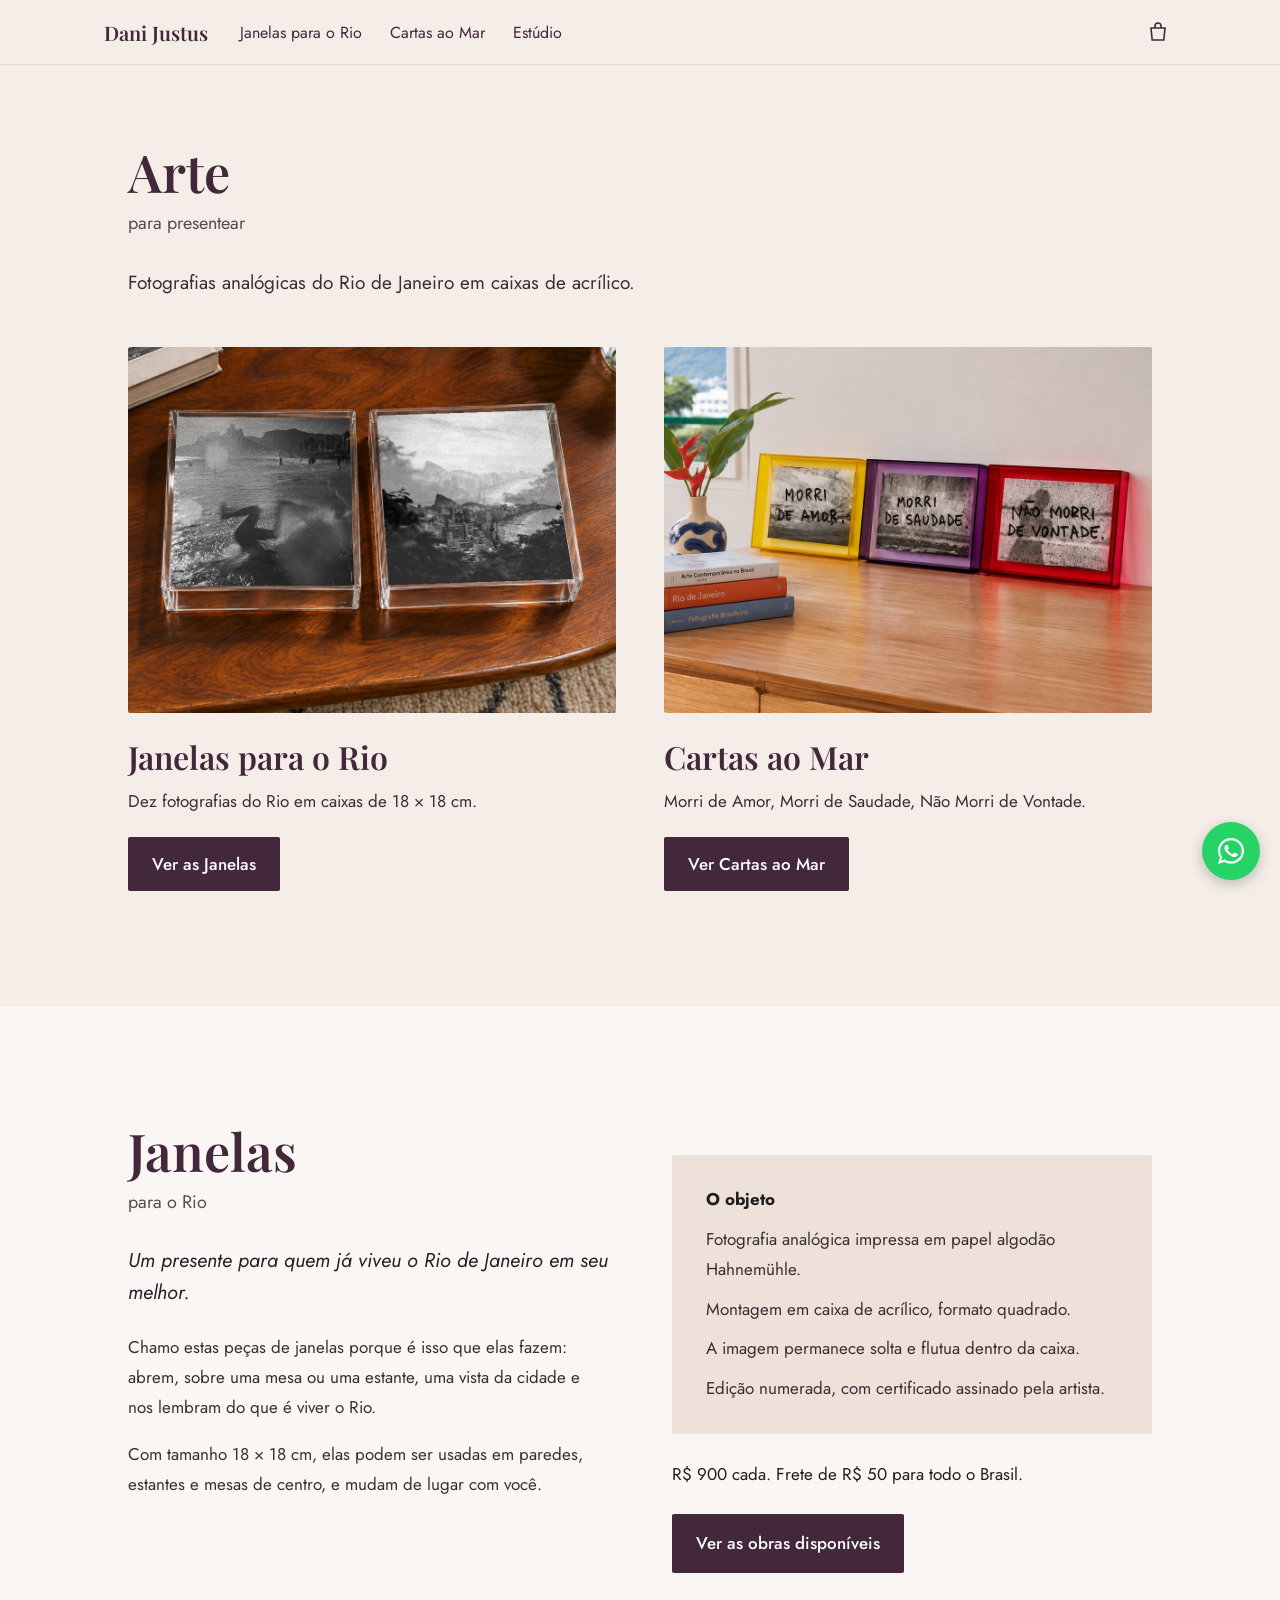
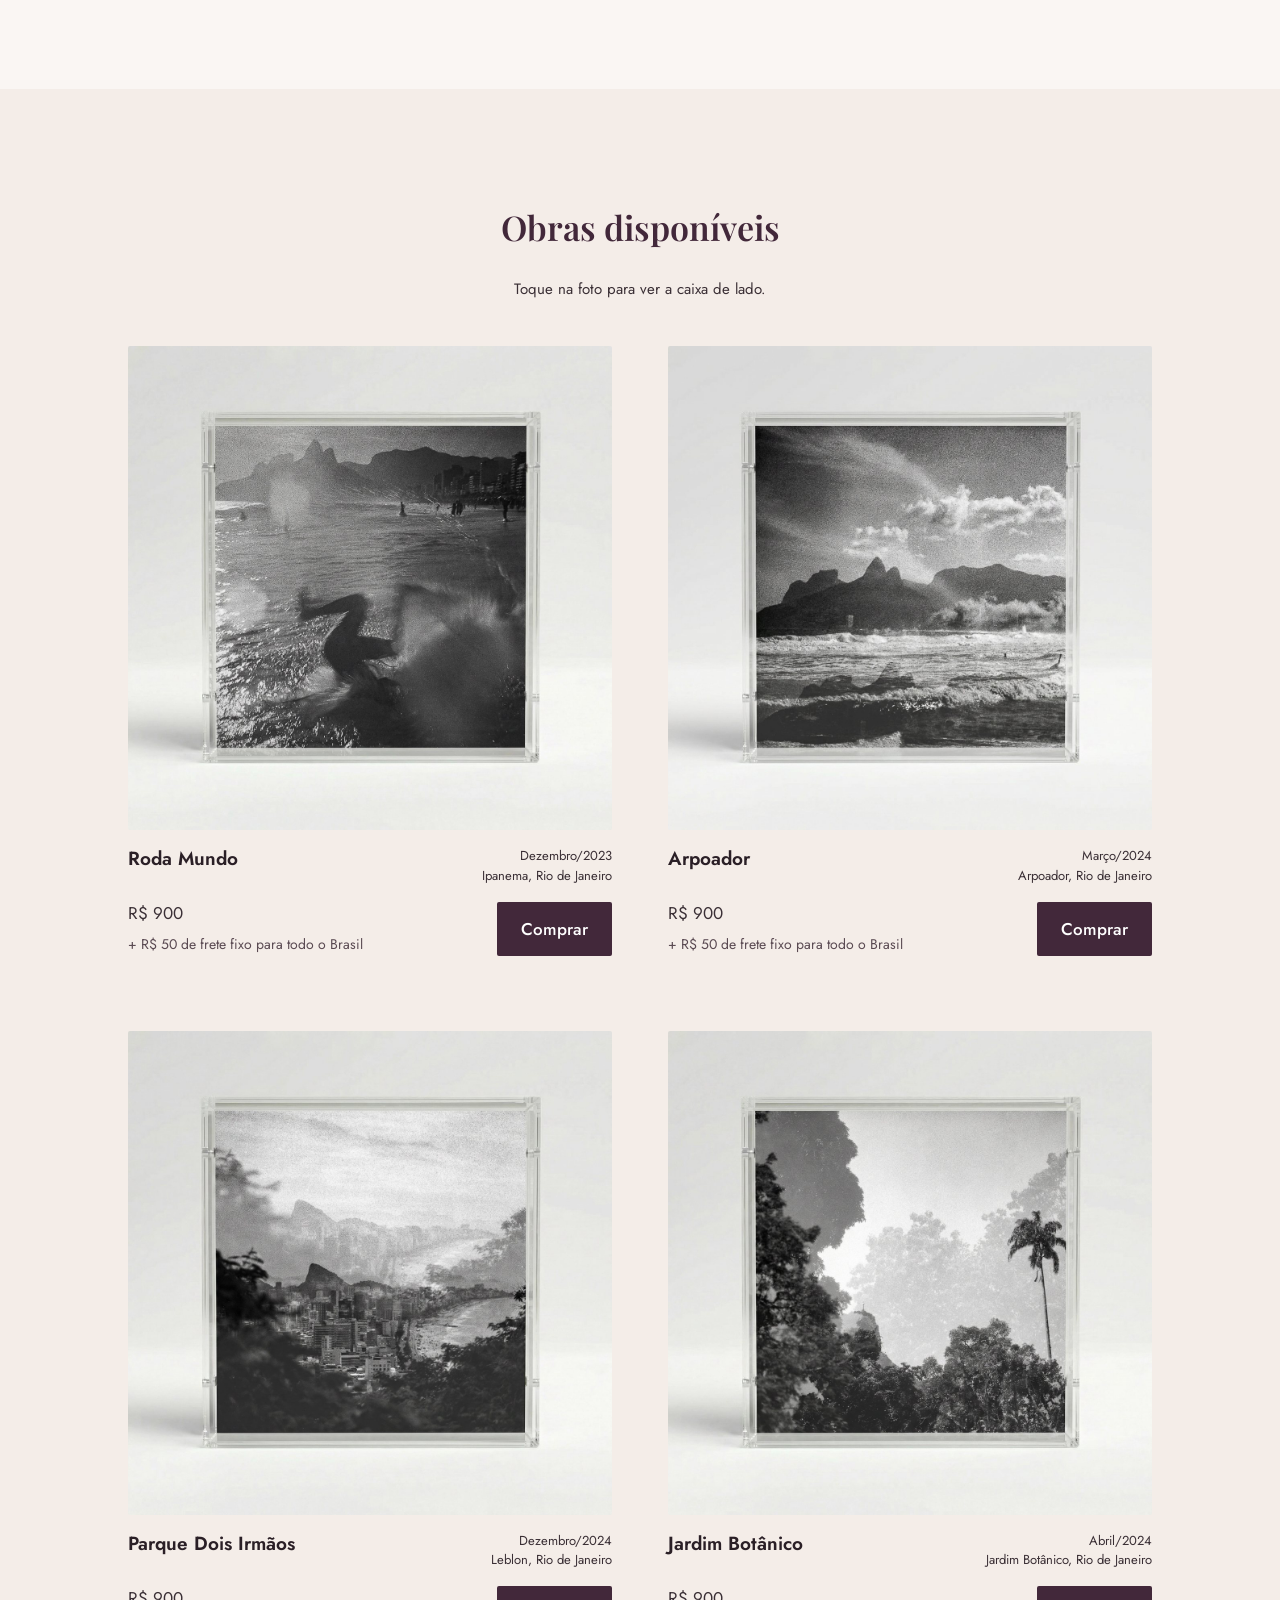
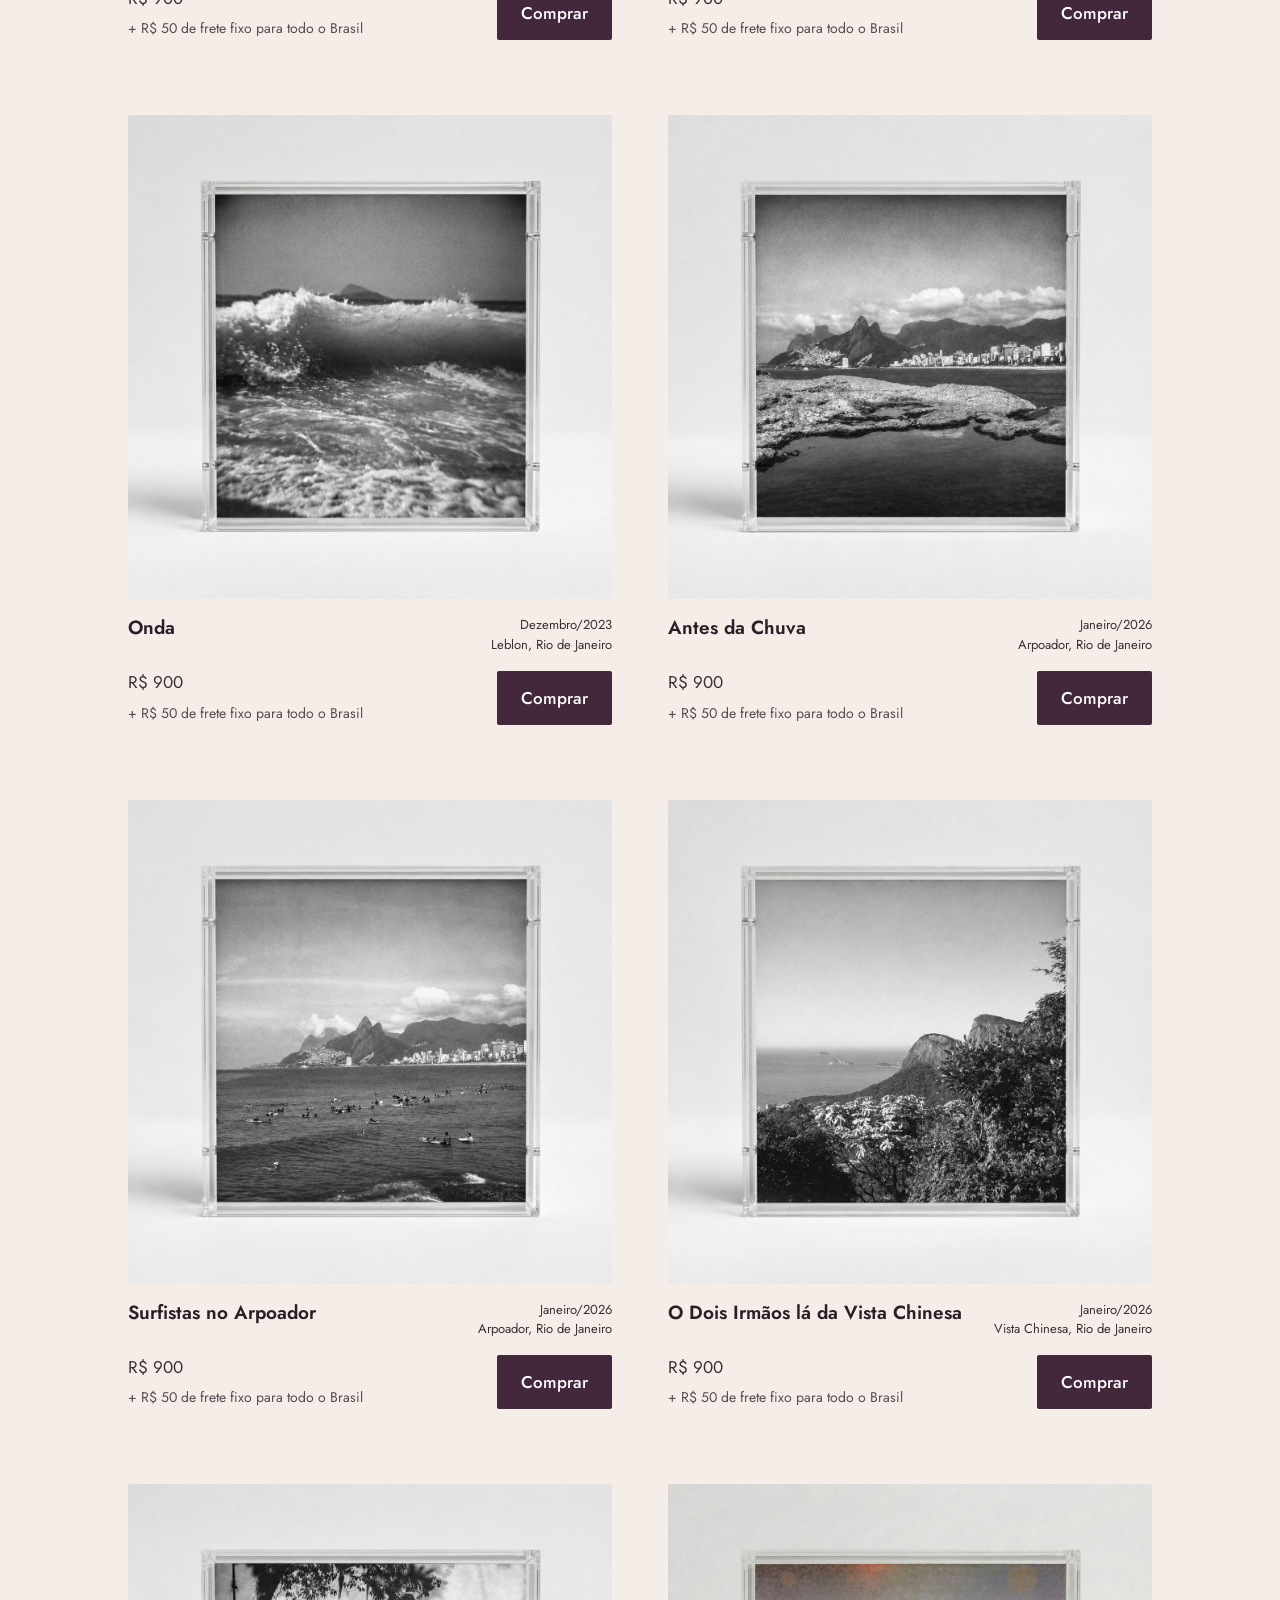
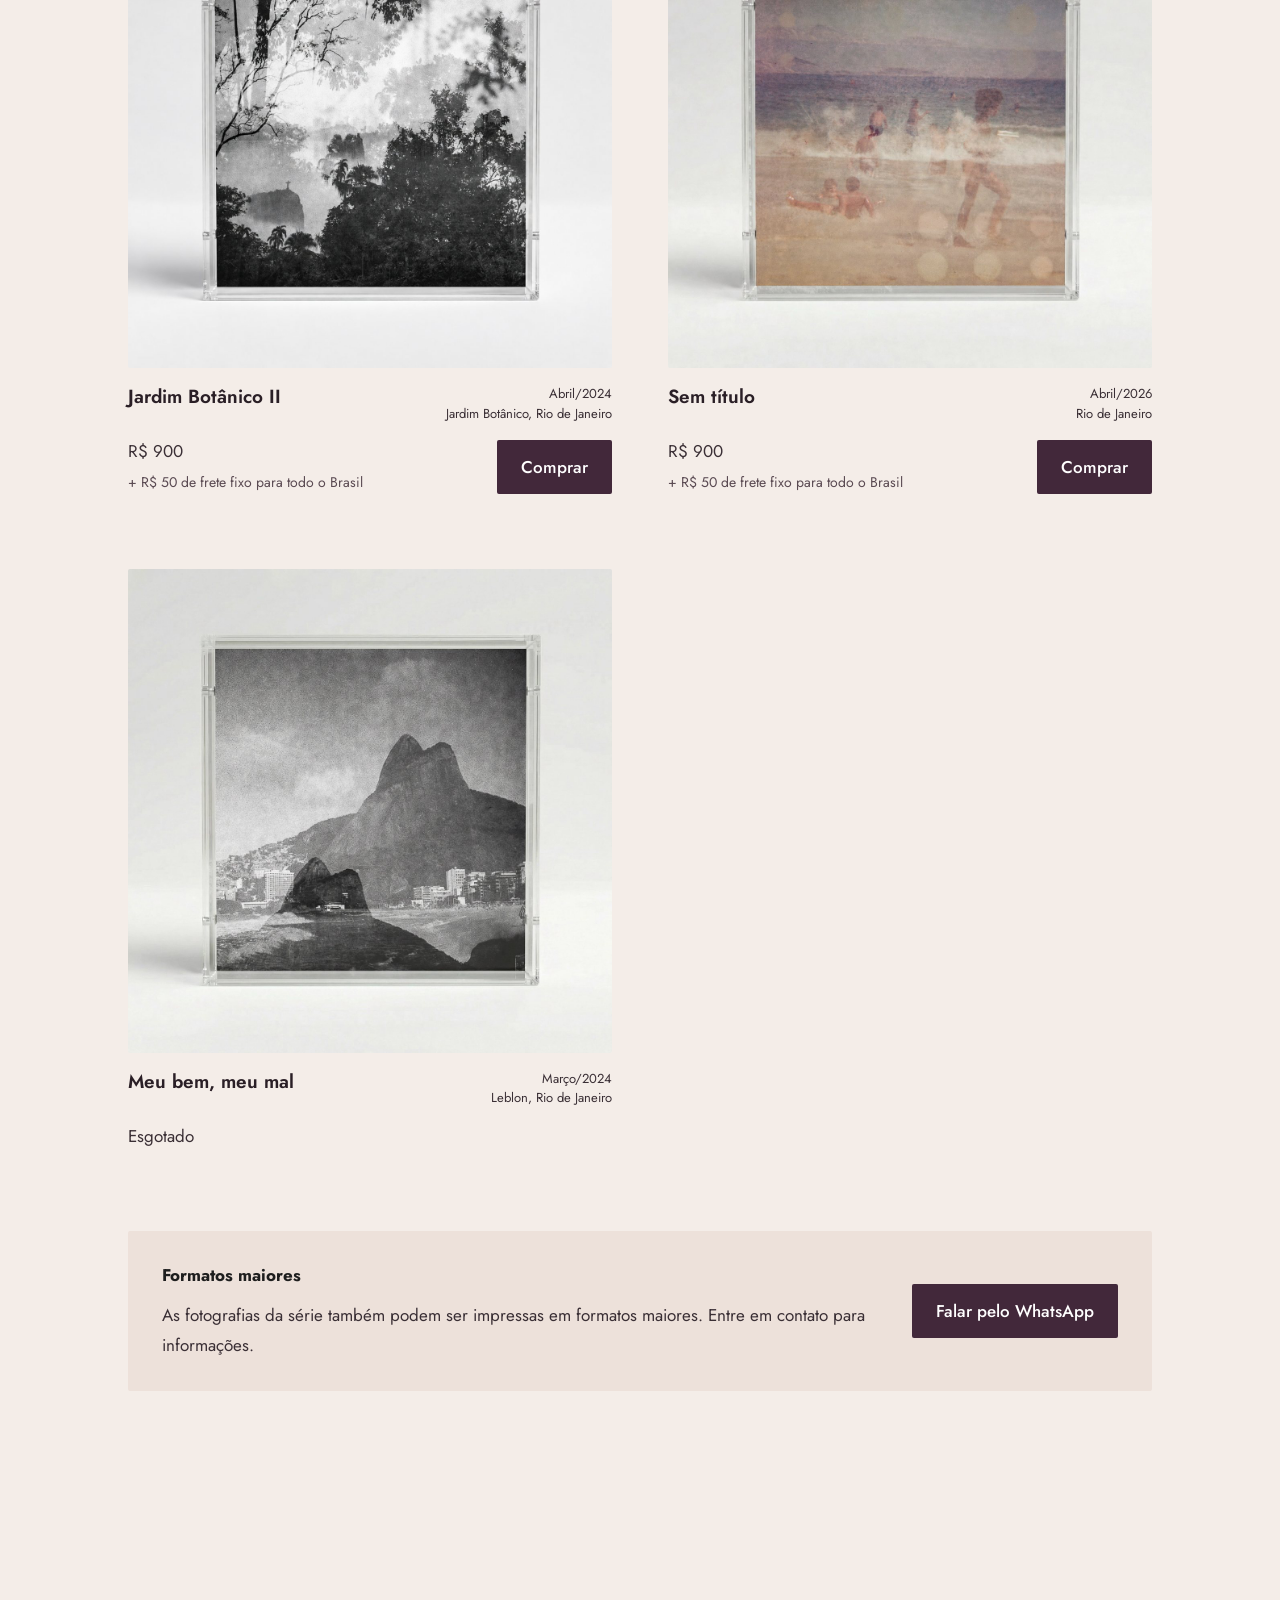
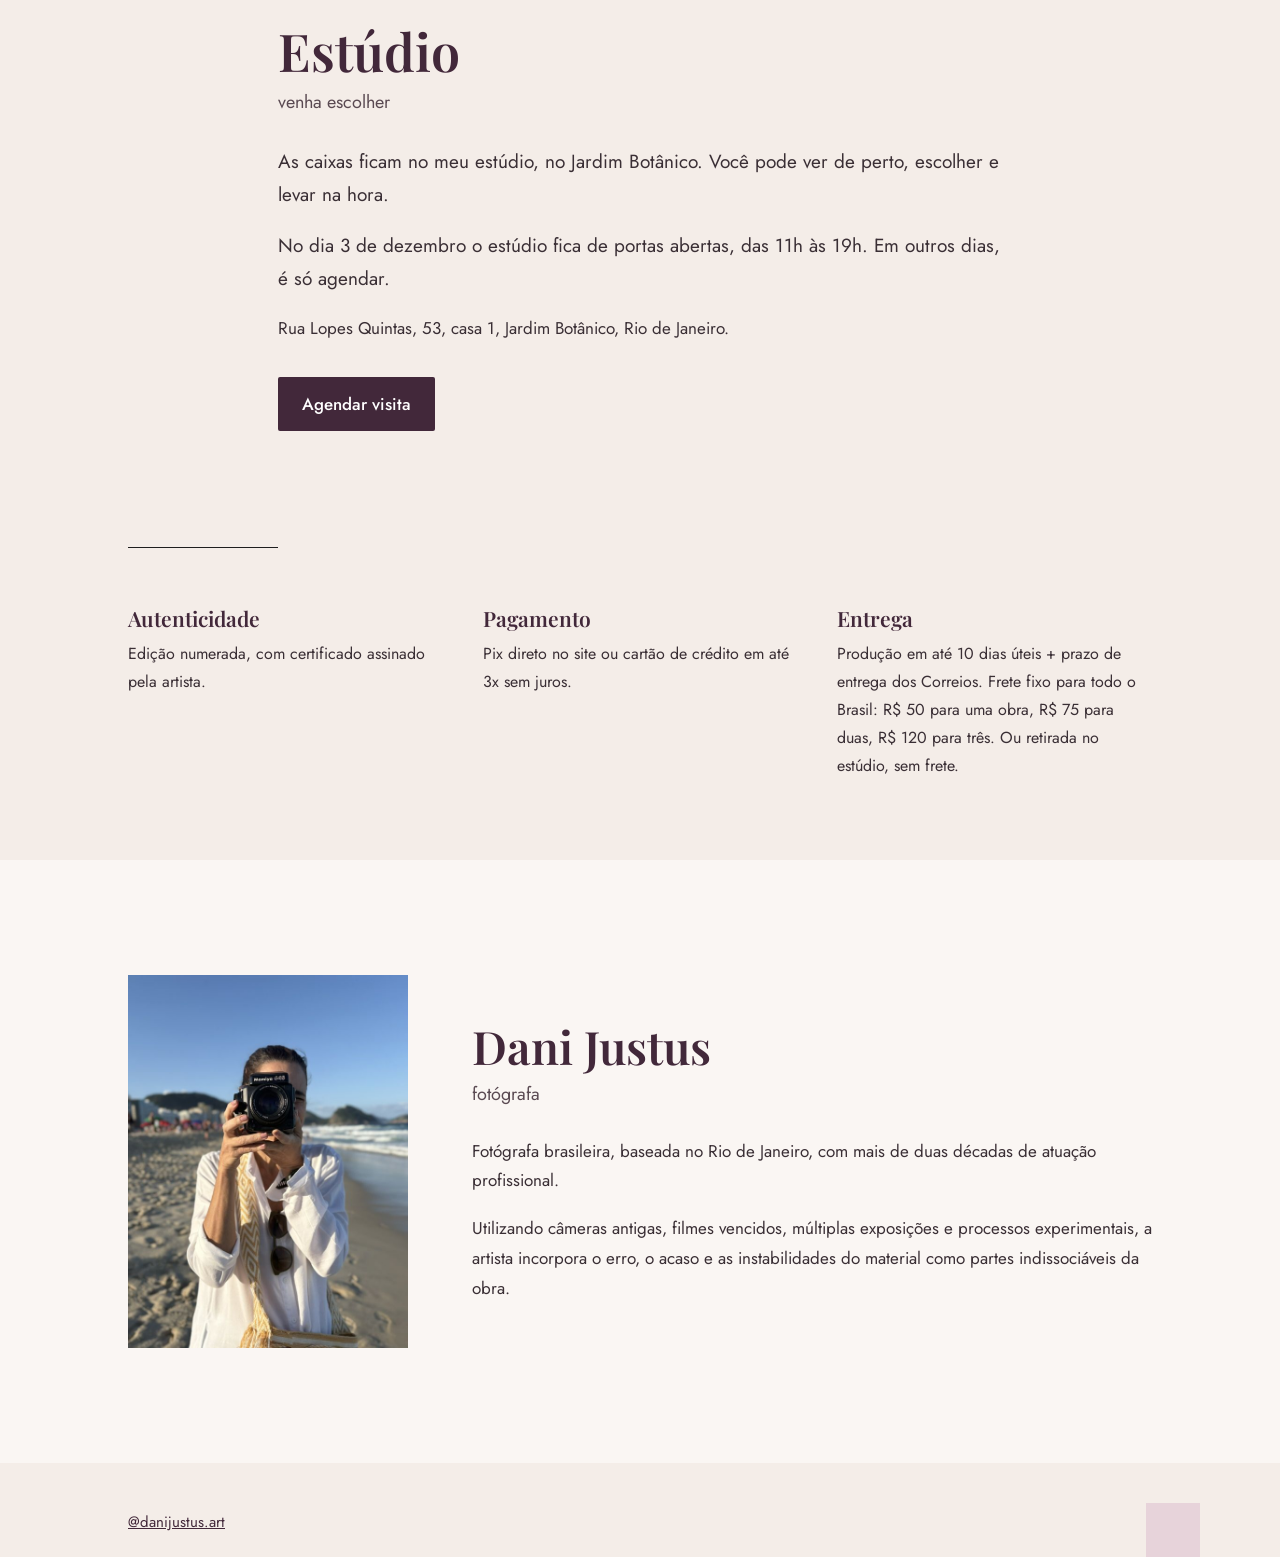
<file: index.html>
<!DOCTYPE html>
<html lang="pt-BR">
<head>
<meta charset="utf-8">
<meta name="viewport" content="width=device-width, initial-scale=1">
<title>Dani Justus | Fotografia analógica em caixas de acrílico</title>
<meta name="description" content="Fotografias analógicas do Rio de Janeiro em caixas de acrílico. Janelas para o Rio e Cartas ao Mar, por Dani Justus.">
<meta property="og:title" content="Dani Justus | Arte para presentear">
<meta property="og:description" content="Fotografias analógicas do Rio de Janeiro em caixas de acrílico.">
<meta property="og:site_name" content="Dani Justus">
<meta property="og:url" content="https://loja.danijustus.art/">
<meta property="og:image" content="https://loja.danijustus.art/pages/janelas-nikonos-34.jpg">
<meta property="og:type" content="website">
<link rel="preconnect" href="https://fonts.googleapis.com">
<link rel="preconnect" href="https://fonts.gstatic.com" crossorigin>
<link href="https://fonts.googleapis.com/css2?family=Playfair+Display:ital,wght@0,400;0,600;1,400&family=Jost:wght@300;400;500;600&display=swap" rel="stylesheet">
<style>
  * { box-sizing: border-box; }
  html { scroll-behavior: smooth; }
  body { margin: 0; background: #ECECEC; color: #1E1E1E; font-family: 'Open Sans', sans-serif; overflow-x: hidden; }
  a { color: #1E1E1E; }
  ::selection { background: #1E1E1E; color: #fff; }
  img { max-width: 100%; display: block; }
  p { font-size: 17px; line-height: 1.75; color: #3C3C3C; margin: 0 0 18px; }
  .faixa { max-width: 1120px; margin: 0 auto; padding: 0 48px; }

  /* Título no padrão da apresentação: palavra grande, complemento com fio */
  .titulo { margin: 0 0 30px; font-weight: 400; }
  .titulo .grande { display: block; font-family: 'Raleway', sans-serif; font-weight: 300; font-size: clamp(38px, 6.4vw, 68px); letter-spacing: .14em; line-height: 1.05; text-transform: uppercase; color: #1E1E1E; }
  .titulo .sub { display: flex; align-items: center; gap: 18px; margin-top: 12px; font-family: 'Raleway', sans-serif; font-weight: 700; font-size: clamp(13px, 1.5vw, 16px); letter-spacing: .5em; text-transform: uppercase; color: #1E1E1E; }
  .titulo .sub::after { content: ""; flex: 0 1 150px; height: 1px; background: #1E1E1E; }
  .frase { font-style: italic; font-size: 20px; line-height: 1.6; color: #1E1E1E; margin-bottom: 24px; }

  .quina { width: 54px; height: 54px; background: #DDD0BE; }
  .topo { display: flex; justify-content: space-between; align-items: flex-start; padding: 0 48px 0 0; max-width: 1120px; margin: 0 auto; }
  .topo .marca { font-family: 'Raleway', sans-serif; font-weight: 700; font-size: 14px; letter-spacing: .22em; text-transform: uppercase; text-decoration: none; padding-top: 30px; }

  .dupla { display: grid; grid-template-columns: 1fr 1fr; gap: 64px; align-items: center; }
  .abertura { padding-top: clamp(40px, 6vw, 80px); padding-bottom: clamp(64px, 9vw, 120px); }
  .secao { padding-top: clamp(64px, 9vw, 120px); padding-bottom: clamp(64px, 9vw, 120px); }

  .objeto { background: #E6E0D8; padding: 30px 34px; margin-top: 34px; }
  .objeto p { margin-bottom: 10px; }
  .objeto p:last-child { margin-bottom: 0; }

  .cabeca-obras { display: flex; justify-content: flex-end; align-items: center; gap: 22px; padding-bottom: 44px; }
  .cabeca-obras span { font-family: 'Raleway', sans-serif; font-weight: 400; font-size: clamp(18px, 2.4vw, 24px); letter-spacing: .36em; text-transform: uppercase; }
  .cabeca-obras::after { content: ""; width: 90px; height: 1px; background: #1E1E1E; }

  .dica { margin: -18px 0 44px; text-align: right; font-size: 15px; }
  .obras { display: grid; grid-template-columns: 1fr 1fr; gap: 72px 56px; }
  .troca { display: block; width: 100%; padding: 0; border: 0; background: none; cursor: pointer; }
  .troca img, .obra > img { width: 100%; }
  .legenda { display: flex; justify-content: space-between; align-items: flex-start; gap: 16px; margin: 16px 0 14px; }
  .legenda .nome { font-weight: 700; font-size: 19px; line-height: 1.4; color: #1E1E1E; margin: 0; }
  .legenda .onde { font-size: 13px; line-height: 1.5; text-align: right; color: #1E1E1E; margin: 0; }
  .venda { display: flex; justify-content: space-between; align-items: center; gap: 16px; }
  .venda p { margin: 0; color: #1E1E1E; }

  .botao { display: inline-block; border: 1px solid #1E1E1E; color: #1E1E1E; background: transparent; text-decoration: none; padding: 12px 30px; font-family: 'Raleway', sans-serif; font-weight: 400; font-size: 16px; letter-spacing: .08em; transition: background .2s, color .2s; }
  .botao:hover { background: #1E1E1E; color: #fff; }
  .botao.cheio { background: #1E1E1E; color: #fff; }

  .maiores { display: flex; justify-content: space-between; align-items: center; gap: 28px; flex-wrap: wrap; margin-top: 80px; }
  .maiores > div { flex: 1 1 320px; }
  .zap { position: fixed; right: 20px; bottom: 20px; z-index: 10; width: 58px; height: 58px; border-radius: 50%; background: #25D366; display: flex; align-items: center; justify-content: center; box-shadow: 0 4px 14px rgba(0,0,0,.22); transition: transform .2s; }
  .zap:hover { transform: scale(1.06); background: #25D366; }
  .zap svg { width: 32px; height: 32px; fill: #fff; }
  .frete { font-size: 14px; color: #3C3C3C; }
  button.botao { cursor: pointer; }
  #pedido { border: 0; padding: 0; width: min(520px, calc(100vw - 32px)); max-height: calc(100vh - 32px); background: #ECECEC; color: #1E1E1E; font-family: 'Open Sans', sans-serif; overflow-y: auto; }
  #pedido::backdrop { background: rgba(30,30,30,.55); }
  #pedido form { padding: 30px 24px 26px; }
  #pedido h2 { font-family: 'Raleway', sans-serif; font-weight: 300; font-size: 26px; letter-spacing: .14em; text-transform: uppercase; margin: 0 0 8px; }
  #pedido .resumo { font-size: 16px; margin: 0 0 20px; }
  #pedido label { display: block; font-size: 15px; color: #3C3C3C; margin: 0 0 14px; }
  #pedido input { display: block; width: 100%; margin-top: 5px; padding: 12px; font-size: 16px; font-family: inherit; color: #1E1E1E; background: #fff; border: 1px solid #B5B5B5; border-radius: 0; }
  #pedido input:focus { outline: 2px solid #1E1E1E; outline-offset: 0; }
  #pedido .linha { display: flex; gap: 12px; }
  #pedido .linha label { flex: 1; min-width: 0; }
  #pedido .estreito { flex: 0 0 90px !important; }
  #pedido .aviso { font-size: 14px; margin: 4px 0 16px; }
  #pedido .erro { font-size: 14px; color: #A3123A; margin: 0 0 12px; min-height: 1em; }
  #pedido .enviar { width: 100%; background: #1E1E1E; color: #fff; border: 0; padding: 16px; font-size: 16px; font-family: 'Raleway', sans-serif; letter-spacing: .08em; cursor: pointer; }
  #pedido .enviar:disabled { opacity: .6; cursor: wait; }
  #pedido .fechar { position: absolute; top: 8px; right: 8px; background: none; border: 0; font-size: 28px; line-height: 1; color: #1E1E1E; cursor: pointer; padding: 6px 10px; }
  .opcoes { display: grid; grid-template-columns: 1fr 1fr; gap: 48px; }
  .opcao { display: flex; flex-direction: column; align-items: flex-start; text-decoration: none; color: #1E1E1E; }
  .opcao img { width: 100%; aspect-ratio: 4 / 3; object-fit: cover; margin-bottom: 22px; }
  .opcao-nome { font-family: 'Raleway', sans-serif; font-weight: 300; font-size: clamp(24px, 3vw, 32px); letter-spacing: .12em; text-transform: uppercase; margin-bottom: 10px; }
  .opcao-texto { font-size: 17px; line-height: 1.6; color: #3C3C3C; margin-bottom: 22px; }
  .opcao:hover .botao { background: #1E1E1E; color: #fff; }
  .clara { background: #F4F4F3; }

  .infos { display: grid; grid-template-columns: repeat(3, 1fr); gap: 40px; padding-top: 56px; padding-bottom: 80px; }
  .infos h3 { font-family: 'Open Sans', sans-serif; font-weight: 700; font-size: 17px; margin: 0 0 8px; }
  .infos p { font-size: 16px; margin: 0; }

  .sobre { display: grid; grid-template-columns: 280px 1fr; gap: 64px; align-items: center; }
  .rodape { display: flex; justify-content: space-between; align-items: flex-end; max-width: 1120px; margin: 0 auto; padding: 40px 0 0 48px; }
  .rodape p { font-size: 15px; margin: 0 0 22px; }

  @media (max-width: 820px) {
    .faixa { padding-left: 22px; padding-right: 22px; }
    .topo { padding-right: 22px; }
    .quina { width: 40px; height: 40px; }
    .topo .marca { padding-top: 20px; font-size: 12px; }
    .dupla, .obras, .sobre, .opcoes { grid-template-columns: 1fr; gap: 36px; }
    .obras { gap: 56px; }
    .infos { grid-template-columns: 1fr; gap: 26px; }
    .sobre img { max-width: 220px; }
    .titulo .sub { letter-spacing: .36em; }
    .cabeca-obras { justify-content: flex-start; gap: 14px; padding-bottom: 14px; }
    .cabeca-obras span { letter-spacing: .18em; font-size: 19px; white-space: nowrap; }
    .cabeca-obras::after { flex: 1 1 auto; width: auto; min-width: 20px; }
    .dica { margin: 0 0 32px; text-align: left; }
    .rodape { padding-left: 22px; }
  }
  /* Estilo de Cartas ao Mar */
  body { background: #F4EDE8; color: #2A1F26; font-family: 'Jost', sans-serif; }
  a { color: #42283A; }
  ::selection { background: #B0507A; color: #fff; }
  p { color: #3A2F35; }
  .titulo .grande { font-family: 'Playfair Display', serif; font-weight: 600; font-size: clamp(34px, 5.4vw, 52px); letter-spacing: 0; line-height: 1.15; text-transform: none; color: #42283A; }
  .titulo .sub { display: block; margin-top: 8px; font-family: 'Jost', sans-serif; font-weight: 400; font-size: 18px; letter-spacing: 0; text-transform: none; color: #5A4A52; }
  .titulo .sub::after { display: none; }
  .frase { color: #2A1F26; }
  .quina { background: #E7D3DA; }
  .topo .marca { font-family: 'Playfair Display', serif; font-weight: 600; font-size: 18px; letter-spacing: 0; text-transform: none; color: #42283A; }
  .objeto { background: #EDE1DA; border-radius: 2px; }
  .clara { background: #FAF6F3; }
  .cabeca-obras { justify-content: center; }
  .cabeca-obras span { font-family: 'Playfair Display', serif; font-weight: 600; font-size: 34px; letter-spacing: 0; text-transform: none; color: #42283A; }
  .cabeca-obras::after { display: none; }
  .dica { text-align: center; }
  .legenda .nome { font-weight: 600; color: #2A1F26; }
  .legenda .onde, .venda p { color: #3A2F35; }
  .frete { color: #5A4A52; }
  .botao, button.botao { background: #42283A; color: #fff; border: 0; border-radius: 2px; padding: 15px 24px; font-family: 'Jost', sans-serif; font-weight: 500; font-size: 17px; letter-spacing: 0; }
  .botao:hover, .opcao:hover .botao { background: #B0507A; color: #fff; }
  .botao.cheio { background: #42283A; }
  .opcao-nome { font-family: 'Playfair Display', serif; font-weight: 600; font-size: clamp(26px, 3vw, 32px); letter-spacing: 0; text-transform: none; color: #42283A; }
  .opcao-texto { color: #3A2F35; }
  .opcao img, .obra img { border-radius: 2px; }
  .infos h3 { font-family: 'Playfair Display', serif; font-weight: 600; font-size: 21px; color: #42283A; }
  @media (max-width: 820px) {
    .titulo .sub { letter-spacing: 0; }
    .cabeca-obras { justify-content: center; }
    .cabeca-obras span { font-size: 30px; letter-spacing: 0; white-space: normal; }
    .dica { text-align: center; }
  }
  #pedido { border:0; padding:0; width:min(520px, calc(100vw - 32px)); max-height:calc(100vh - 32px); background:#F4EDE8; color:#2A1F26; border-radius:4px; font-family:'Jost',sans-serif; overflow-y:auto; }
  #pedido::backdrop { background:rgba(42,31,38,.55); }
  #pedido form { padding:28px 22px 24px; }
  #pedido h2 { font-family:'Playfair Display',serif; font-weight:600; font-size:26px; color:#42283A; margin:0 0 4px; }
  #pedido .resumo { font-size:17px; color:#3A2F35; margin:0 0 20px; }
  #pedido label { display:block; font-size:16px; color:#3A2F35; margin:0 0 14px; }
  #pedido input, #pedido select { display:block; width:100%; box-sizing:border-box; margin-top:5px; padding:12px; font-size:17px; font-family:inherit; color:#2A1F26; background:#fff; border:1px solid #B9A9B1; border-radius:2px; }
  #pedido input { border-radius: 2px; }
  #pedido input:focus { outline:2px solid #42283A; outline-offset:0; border-color:#42283A; }
  #pedido .linha { display:flex; gap:12px; }
  #pedido .linha label { flex:1; min-width:0; }
  #pedido .estreito { flex:0 0 90px !important; }
  #pedido .aviso { font-size:15px; color:#5A4A52; margin:4px 0 18px; }
  #pedido .erro { font-size:15px; color:#A3123A; margin:0 0 12px; min-height:1em; }
  #pedido .enviar { width:100%; background:#42283A; color:#fff; border:0; padding:17px; font-size:17px; font-weight:500; font-family:inherit; border-radius:2px; cursor:pointer; }
  #pedido .enviar:disabled { opacity:.6; cursor:wait; }
  #pedido .fechar { position:absolute; top:10px; right:10px; background:none; border:0; font-size:28px; line-height:1; color:#42283A; cursor:pointer; padding:6px 10px; }
</style>
<link rel="stylesheet" href="/js/loja.css">
<!-- Meta Pixel -->
<script>
!function(f,b,e,v,n,t,s){if(f.fbq)return;n=f.fbq=function(){n.callMethod?
n.callMethod.apply(n,arguments):n.queue.push(arguments)};if(!f._fbq)f._fbq=n;
n.push=n;n.loaded=!0;n.version='2.0';n.queue=[];t=b.createElement(e);t.async=!0;
t.src=v;s=b.getElementsByTagName(e)[0];s.parentNode.insertBefore(t,s)}(window,
document,'script','https://connect.facebook.net/en_US/fbevents.js');
fbq('init', '1060315336275430');
fbq('track', 'PageView');
</script>
<!-- Fim Meta Pixel -->
</head>
<body>

<header class="menu">
  <div class="menu-faixa">
    <a class="menu-marca" href="/">Dani Justus</a>
    <nav aria-label="Menu principal">
      <a href="/#janelas">Janelas para o Rio</a>
      <a href="/pages/cartasaomar">Cartas ao Mar</a>
      <a href="/#estudio">Estúdio</a>
    </nav>
    <button type="button" class="menu-sacola" data-abrir-carrinho aria-label="Abrir carrinho"><svg viewBox="0 0 24 24" fill="none" stroke="currentColor" stroke-width="1.6" aria-hidden="true"><path d="M5 8h14l-1.2 12H6.2L5 8z"/><path d="M9 8V6a3 3 0 0 1 6 0v2"/></svg><span data-qtd style="display:none">0</span></button>
  </div>
</header>

<!-- ABERTURA -->
<section class="faixa abertura">
  <h1 class="titulo"><span class="grande">Arte</span><span class="sub">para presentear</span></h1>
  <p style="font-size:19px; max-width:560px; margin-bottom:48px;">Fotografias analógicas do Rio de Janeiro em caixas de acrílico.</p>

  <div class="opcoes">
    <a class="opcao" href="#obras">
      <img src="pages/janelas-dupla-mesa.jpg" alt="Duas Janelas para o Rio em caixas de acrílico transparente sobre uma mesa de madeira">
      <span class="opcao-nome">Janelas para o Rio</span>
      <span class="opcao-texto">Dez fotografias do Rio em caixas de 18 × 18 cm.</span>
      <span class="botao">Ver as Janelas</span>
    </a>
    <a class="opcao" href="https://loja.danijustus.art/pages/cartasaomar">
      <img src="pages/cartasaomar-trio-aparador.jpg" alt="As três obras da série Cartas ao Mar em acrílico amarelo, violeta e vermelho sobre um aparador">
      <span class="opcao-nome">Cartas ao Mar</span>
      <span class="opcao-texto">Morri de Amor, Morri de Saudade, Não Morri de Vontade.</span>
      <span class="botao">Ver Cartas ao Mar</span>
    </a>
  </div>
</section>

<!-- JANELAS PARA O RIO -->
<section id="janelas" class="clara">
  <div class="faixa secao dupla" style="align-items:start;">
    <div>
      <h2 class="titulo"><span class="grande">Janelas</span><span class="sub">para o Rio</span></h2>
      <p class="frase">Um presente para quem já viveu o Rio de Janeiro em seu melhor.</p>
      <p>Chamo estas peças de janelas porque é isso que elas fazem: abrem, sobre uma mesa ou uma estante, uma vista da cidade e nos lembram do que é viver o Rio.</p>
      <p style="margin:0;">Com tamanho 18 × 18 cm, elas podem ser usadas em paredes, estantes e mesas de centro, e mudam de lugar com você.</p>
    </div>
    <div>
      <div class="objeto">
        <p style="font-weight:700; color:#1E1E1E;">O objeto</p>
        <p>Fotografia analógica impressa em papel algodão Hahnemühle.</p>
        <p>Montagem em caixa de acrílico, formato quadrado.</p>
        <p>A imagem permanece solta e flutua dentro da caixa.</p>
        <p>Edição numerada, com certificado assinado pela artista.</p>
      </div>
      <p style="margin:26px 0 0; color:#1E1E1E;">R$ 900 cada. Frete de R$ 50 para todo o Brasil.</p>
      <p style="margin:24px 0 0;"><a class="botao" href="#obras">Ver as obras disponíveis</a></p>
    </div>
  </div>
</section>

<!-- OBRAS -->
<section id="obras" class="faixa secao">
  <div class="cabeca-obras"><span>Obras disponíveis</span></div>
  <p class="dica">Toque na foto para ver a caixa de lado.</p>

  <div class="obras">

    <div class="obra">
      <button type="button" class="troca" aria-label="Ver a outra vista da caixa"><img loading="lazy" src="pages/janelas-nikonos.jpg" data-frente="pages/janelas-nikonos.jpg" data-lado="pages/janelas-nikonos-34.jpg" alt="Roda Mundo, fotografia analógica em preto e branco de um mergulho no mar de Ipanema, em caixa de acrílico"></button>
      <div class="legenda">
        <p class="nome">Roda Mundo</p>
        <p class="onde">Dezembro/2023<br>Ipanema, Rio de Janeiro</p>
      </div>
      <div class="venda">
        <p>R$ 900<br><span class="frete">+ R$ 50 de frete fixo para todo o Brasil</span></p>
        <button type="button" class="botao" data-comprar="Roda Mundo">Comprar</button>
      </div>
    </div>

    <div class="obra">
      <button type="button" class="troca" aria-label="Ver a outra vista da caixa"><img loading="lazy" src="pages/janelas-arpoador.jpg" data-frente="pages/janelas-arpoador.jpg" data-lado="pages/janelas-arpoador-34.jpg" alt="Arpoador, fotografia analógica em preto e branco do mar com o morro Dois Irmãos ao fundo, em caixa de acrílico"></button>
      <div class="legenda">
        <p class="nome">Arpoador</p>
        <p class="onde">Março/2024<br>Arpoador, Rio de Janeiro</p>
      </div>
      <div class="venda">
        <p>R$ 900<br><span class="frete">+ R$ 50 de frete fixo para todo o Brasil</span></p>
        <button type="button" class="botao" data-comprar="Arpoador">Comprar</button>
      </div>
    </div>

    <div class="obra">
      <button type="button" class="troca" aria-label="Ver a outra vista da caixa"><img loading="lazy" src="pages/janelas-pqdoisirmaos.jpg" data-frente="pages/janelas-pqdoisirmaos.jpg" data-lado="pages/janelas-pqdoisirmaos-34.jpg" alt="Parque Dois Irmãos, fotografia analógica em preto e branco da orla vista do alto, em caixa de acrílico"></button>
      <div class="legenda">
        <p class="nome">Parque Dois Irmãos</p>
        <p class="onde">Dezembro/2024<br>Leblon, Rio de Janeiro</p>
      </div>
      <div class="venda">
        <p>R$ 900<br><span class="frete">+ R$ 50 de frete fixo para todo o Brasil</span></p>
        <button type="button" class="botao" data-comprar="Parque Dois Irmãos">Comprar</button>
      </div>
    </div>

    <div class="obra">
      <button type="button" class="troca" aria-label="Ver a outra vista da caixa"><img loading="lazy" src="pages/janelas-jbeleme.jpg" data-frente="pages/janelas-jbeleme.jpg" data-lado="pages/janelas-jbeleme-34.jpg" alt="Jardim Botânico, fotografia analógica em preto e branco com dupla exposição de árvores e uma palmeira, em caixa de acrílico"></button>
      <div class="legenda">
        <p class="nome">Jardim Botânico</p>
        <p class="onde">Abril/2024<br>Jardim Botânico, Rio de Janeiro</p>
      </div>
      <div class="venda">
        <p>R$ 900<br><span class="frete">+ R$ 50 de frete fixo para todo o Brasil</span></p>
        <button type="button" class="botao" data-comprar="Jardim Botânico">Comprar</button>
      </div>
    </div>

    <div class="obra">
      <button type="button" class="troca" aria-label="Ver a outra vista da caixa"><img loading="lazy" src="pages/janelas-onda.jpg" data-frente="pages/janelas-onda.jpg" data-lado="pages/janelas-onda-34.jpg" alt="Onda, fotografia analógica em preto e branco de uma onda quebrando, em caixa de acrílico"></button>
      <div class="legenda">
        <p class="nome">Onda</p>
        <p class="onde">Dezembro/2023<br>Leblon, Rio de Janeiro</p>
      </div>
      <div class="venda">
        <p>R$ 900<br><span class="frete">+ R$ 50 de frete fixo para todo o Brasil</span></p>
        <button type="button" class="botao" data-comprar="Onda">Comprar</button>
      </div>
    </div>

    <div class="obra">
      <button type="button" class="troca" aria-label="Ver a outra vista da caixa"><img loading="lazy" src="pages/janelas-arpoador1.jpg" data-frente="pages/janelas-arpoador1.jpg" data-lado="pages/janelas-arpoador1-34.jpg" alt="Antes da Chuva, fotografia analógica em preto e branco das pedras do Arpoador com o morro Dois Irmãos ao fundo, em caixa de acrílico"></button>
      <div class="legenda">
        <p class="nome">Antes da Chuva</p>
        <p class="onde">Janeiro/2026<br>Arpoador, Rio de Janeiro</p>
      </div>
      <div class="venda">
        <p>R$ 900<br><span class="frete">+ R$ 50 de frete fixo para todo o Brasil</span></p>
        <button type="button" class="botao" data-comprar="Antes da Chuva">Comprar</button>
      </div>
    </div>

    <div class="obra">
      <button type="button" class="troca" aria-label="Ver a outra vista da caixa"><img loading="lazy" src="pages/janelas-surfistas.jpg" data-frente="pages/janelas-surfistas.jpg" data-lado="pages/janelas-surfistas-34.jpg" alt="Surfistas no Arpoador, fotografia analógica em preto e branco de surfistas no mar com o morro Dois Irmãos ao fundo, em caixa de acrílico"></button>
      <div class="legenda">
        <p class="nome">Surfistas no Arpoador</p>
        <p class="onde">Janeiro/2026<br>Arpoador, Rio de Janeiro</p>
      </div>
      <div class="venda">
        <p>R$ 900<br><span class="frete">+ R$ 50 de frete fixo para todo o Brasil</span></p>
        <button type="button" class="botao" data-comprar="Surfistas no Arpoador">Comprar</button>
      </div>
    </div>

    <div class="obra">
      <button type="button" class="troca" aria-label="Ver a outra vista da caixa"><img loading="lazy" src="pages/janelas-vista.jpg" data-frente="pages/janelas-vista.jpg" data-lado="pages/janelas-vista-34.jpg" alt="O Dois Irmãos lá da Vista Chinesa, fotografia analógica em preto e branco, em caixa de acrílico"></button>
      <div class="legenda">
        <p class="nome">O Dois Irmãos lá da Vista Chinesa</p>
        <p class="onde">Janeiro/2026<br>Vista Chinesa, Rio de Janeiro</p>
      </div>
      <div class="venda">
        <p>R$ 900<br><span class="frete">+ R$ 50 de frete fixo para todo o Brasil</span></p>
        <button type="button" class="botao" data-comprar="O Dois Irmãos lá da Vista Chinesa">Comprar</button>
      </div>
    </div>

    <div class="obra">
      <button type="button" class="troca" aria-label="Ver a outra vista da caixa"><img loading="lazy" src="pages/janelas-floresta.jpg" data-frente="pages/janelas-floresta.jpg" data-lado="pages/janelas-floresta-34.jpg" alt="Jardim Botânico II, fotografia analógica em preto e branco, dupla exposição de floresta com o Cristo Redentor ao fundo, em caixa de acrílico"></button>
      <div class="legenda">
        <p class="nome">Jardim Botânico II</p>
        <p class="onde">Abril/2024<br>Jardim Botânico, Rio de Janeiro</p>
      </div>
      <div class="venda">
        <p>R$ 900<br><span class="frete">+ R$ 50 de frete fixo para todo o Brasil</span></p>
        <button type="button" class="botao" data-comprar="Jardim Botânico II">Comprar</button>
      </div>
    </div>

    <div class="obra">
      <button type="button" class="troca" aria-label="Ver a outra vista da caixa"><img loading="lazy" src="pages/janelas-colorida.jpg" data-frente="pages/janelas-colorida.jpg" data-lado="pages/janelas-colorida-34.jpg" alt="Sem título, fotografia analógica colorida, dupla exposição de banhistas na praia, em caixa de acrílico"></button>
      <div class="legenda">
        <p class="nome">Sem título</p>
        <p class="onde">Abril/2026<br>Rio de Janeiro</p>
      </div>
      <div class="venda">
        <p>R$ 900<br><span class="frete">+ R$ 50 de frete fixo para todo o Brasil</span></p>
        <button type="button" class="botao" data-comprar="Sem título">Comprar</button>
      </div>
    </div>

    <div class="obra">
      <img loading="lazy" src="pages/janelas-praiajb.jpg" alt="Meu bem, meu mal, fotografia analógica em preto e branco com dupla exposição da praia e do morro Dois Irmãos, em caixa de acrílico">
      <div class="legenda">
        <p class="nome">Meu bem, meu mal</p>
        <p class="onde">Março/2024<br>Leblon, Rio de Janeiro</p>
      </div>
      <div class="venda">
        <p>Esgotado</p>
      </div>
    </div>

  </div>

  <div class="objeto maiores">
    <div>
      <p style="font-weight:700; color:#1E1E1E;">Formatos maiores</p>
      <p>As fotografias da série também podem ser impressas em formatos maiores. Entre em contato para informações.</p>
    </div>
    <a class="botao" data-contato="1" href="https://wa.me/5521998733496?text=Ol%C3%A1%21%20Quero%20informa%C3%A7%C3%B5es%20sobre%20formatos%20maiores%20das%20fotografias." target="_blank" rel="noopener">Falar pelo WhatsApp</a>
  </div>
</section>

<!-- ESTÚDIO -->
<section id="estudio" class="faixa secao" style="max-width:820px;">
  <h2 class="titulo"><span class="grande">Estúdio</span><span class="sub">venha escolher</span></h2>
  <p style="font-size:19px;">As caixas ficam no meu estúdio, no Jardim Botânico. Você pode ver de perto, escolher e levar na hora.</p>
  <p style="font-size:19px;">No dia 3 de dezembro o estúdio fica de portas abertas, das 11h às 19h. Em outros dias, é só agendar.</p>
  <p style="margin-bottom:34px;">Rua Lopes Quintas, 53, casa 1, Jardim Botânico, Rio de Janeiro.</p>
  <a class="botao cheio" data-visita="1" href="https://wa.me/5521998733496?text=Ol%C3%A1%21%20Quero%20agendar%20uma%20visita%20ao%20est%C3%BAdio%20para%20ver%20as%20caixas." target="_blank" rel="noopener">Agendar visita</a>
</section>

<!-- COMO FUNCIONA -->
<div class="faixa"><div style="height:1px; background:#1E1E1E; width:150px;"></div></div>
<section class="faixa infos">
  <div>
    <h3>Autenticidade</h3>
    <p>Edição numerada, com certificado assinado pela artista.</p>
  </div>
  <div>
    <h3>Pagamento</h3>
    <p>Pix direto no site ou cartão de crédito em até 3x sem juros.</p>
  </div>
  <div>
    <h3>Entrega</h3>
    <p>Produção em até 10 dias úteis + prazo de entrega dos Correios. Frete fixo para todo o Brasil: R$ 50 para uma obra, R$ 75 para duas, R$ 120 para três. Ou retirada no estúdio, sem frete.</p>
  </div>
</section>

<!-- SOBRE -->
<section class="clara">
  <div class="faixa secao sobre">
    <img loading="lazy" src="pages/cartasaomar-dani.jpg" alt="Dani Justus fotografando com uma Mamiya 645" style="width:100%;">
    <div>
      <h2 class="titulo"><span class="grande" style="font-size:clamp(30px,4.4vw,46px);">Dani Justus</span><span class="sub">fotógrafa</span></h2>
      <p>Fotógrafa brasileira, baseada no Rio de Janeiro, com mais de duas décadas de atuação profissional.</p>
      <p style="margin:0;">Utilizando câmeras antigas, filmes vencidos, múltiplas exposições e processos experimentais, a artista incorpora o erro, o acaso e as instabilidades do material como partes indissociáveis da obra.</p>
    </div>
  </div>
</section>

<footer class="rodape">
  <p><a href="https://www.instagram.com/danijustus.art/" target="_blank" rel="noopener">@danijustus.art</a></p>
  <div class="quina"></div>
</footer>

<a class="zap" data-contato="1" href="https://wa.me/5521998733496?text=Ol%C3%A1%21%20Vi%20as%20caixas%20de%20acr%C3%ADlico%20e%20quero%20saber%20mais." target="_blank" rel="noopener" aria-label="Falar pelo WhatsApp"><svg viewBox="0 0 32 32" aria-hidden="true"><path d="M16 3C8.8 3 3 8.7 3 15.8c0 2.5.7 4.9 2 7L3 29l6.4-2c2 1.1 4.3 1.7 6.6 1.7 7.2 0 13-5.7 13-12.8S23.2 3 16 3zm0 23.4c-2.1 0-4.1-.6-5.9-1.7l-.4-.3-3.8 1.2 1.2-3.7-.3-.4a10.5 10.5 0 0 1-1.6-5.6C5.2 9.9 10 5.2 16 5.2s10.8 4.7 10.8 10.6S22 26.4 16 26.4zm5.9-7.9c-.3-.2-1.9-1-2.2-1-.3-.1-.5-.2-.7.2l-1 1.2c-.2.2-.4.2-.7.1-.3-.2-1.4-.5-2.6-1.6-1-.9-1.6-1.9-1.8-2.2-.2-.3 0-.5.1-.7l.5-.6.3-.5c.1-.2 0-.4 0-.6l-1-2.4c-.3-.6-.5-.5-.7-.5h-.6c-.2 0-.6.1-.9.4-.3.3-1.1 1.1-1.1 2.7s1.2 3.1 1.3 3.3c.2.2 2.3 3.5 5.6 4.9 2.7 1.1 3.3.9 3.9.8.6-.1 1.9-.8 2.2-1.5.3-.7.3-1.4.2-1.5-.1-.2-.3-.3-.7-.5z"/></svg></a>

<script src="/js/loja.js"></script>

</body>
</html>
</file>
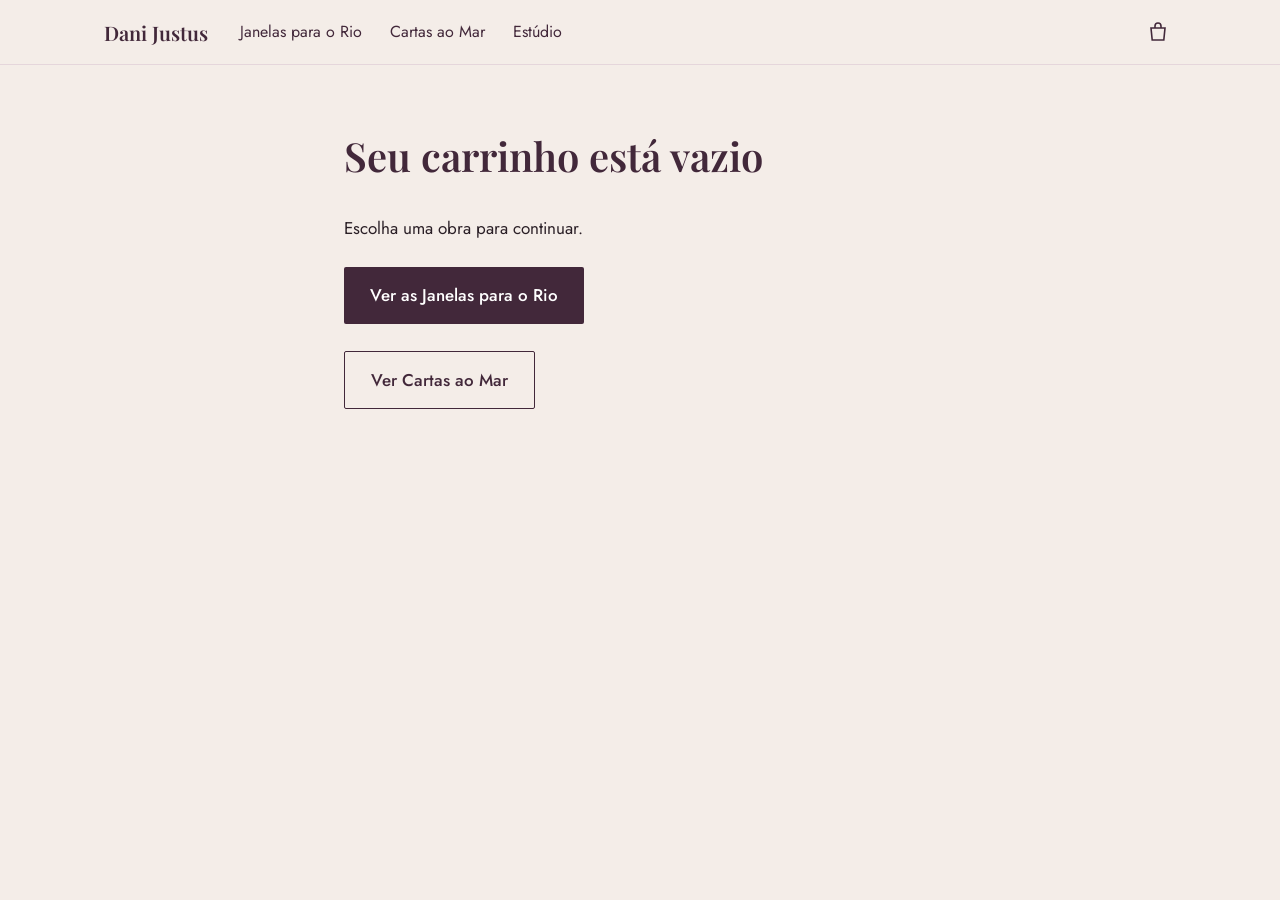
<file: finalizar.html>
<!DOCTYPE html>
<html lang="pt-BR">
<head>
<meta charset="utf-8">
<meta name="viewport" content="width=device-width, initial-scale=1">
<title>Finalizar compra | Dani Justus</title>
<meta name="robots" content="noindex">
<link rel="preconnect" href="https://fonts.googleapis.com">
<link rel="preconnect" href="https://fonts.gstatic.com" crossorigin>
<link href="https://fonts.googleapis.com/css2?family=Playfair+Display:ital,wght@0,400;0,600;1,400&family=Jost:wght@300;400;500;600&display=swap" rel="stylesheet">
<link rel="stylesheet" href="/js/loja.css">
<style>
  * { box-sizing: border-box; }
  body { margin: 0; background: #F4EDE8; color: #2A1F26; font-family: 'Jost', sans-serif; font-size: 17px; line-height: 1.55; }
  h1 { font-family: 'Playfair Display', serif; font-weight: 600; color: #42283A; font-size: clamp(30px, 4.6vw, 40px); margin: 0 0 28px; }
  .fim { max-width: 1060px; margin: 0 auto; padding: 44px 24px 80px; display: grid; grid-template-columns: 1fr 380px; gap: 40px; align-items: start; }
  .caixa { background: #FAF6F3; border: 1px solid #EADDE1; border-radius: 2px; padding: 26px 26px 22px; margin-bottom: 20px; }
  .caixa h2 { display: flex; align-items: center; gap: 12px; font-family: 'Playfair Display', serif; font-weight: 600; font-size: 22px; color: #42283A; margin: 0 0 18px; }
  .caixa h2 span { display: inline-flex; width: 28px; height: 28px; border-radius: 50%; background: #42283A; color: #fff; font-family: 'Jost', sans-serif; font-size: 15px; font-weight: 500; align-items: center; justify-content: center; }
  label { display: block; font-size: 15px; color: #3A2F35; margin-bottom: 12px; }
  input[type=text], input[type=email], input[type=tel], input:not([type]) { display: block; width: 100%; margin-top: 4px; padding: 12px 13px; border: 1px solid #D9C6CD; border-radius: 2px; background: #fff; font-family: inherit; font-size: 16px; color: #2A1F26; }
  input:focus { outline: 2px solid #42283A; outline-offset: 0; border-color: #42283A; }
  .linha { display: flex; gap: 12px; }
  .linha label { flex: 1; min-width: 0; }
  .estreito { flex: 0 0 96px !important; }
  .marcar { display: flex; gap: 10px; align-items: flex-start; font-size: 16px; margin: 4px 0 14px; cursor: pointer; }
  .marcar input { margin-top: 5px; accent-color: #42283A; }
  .opcoes-pag { display: grid; gap: 10px; }
  .pag { display: flex; gap: 12px; align-items: flex-start; border: 1px solid #D9C6CD; border-radius: 2px; padding: 14px 16px; background: #fff; cursor: pointer; margin: 0; }
  .pag input { margin-top: 5px; accent-color: #42283A; }
  .pag strong { display: block; font-weight: 500; color: #2A1F26; }
  .pag small { color: #5A4A52; font-size: 14px; }
  .pag:has(input:checked) { border-color: #42283A; outline: 1px solid #42283A; }
  .erro { color: #A3123A; font-size: 15px; min-height: 1em; margin: 10px 0; }
  .lado { position: sticky; top: 90px; }
  .lado .caixa h2 { font-size: 21px; }
  .aviso { font-size: 14px; color: #5A4A52; margin: 12px 0 0; }
  #pronto { display: none; max-width: 640px; margin: 0 auto; padding: 44px 24px 80px; }
  #pronto .qr { background: #fff; padding: 14px; display: inline-block; border-radius: 2px; margin: 4px 0 16px; }
  #pronto .qr img { display: block; width: 240px; height: 240px; image-rendering: pixelated; }
  .copia { display: flex; gap: 8px; margin: 0 0 18px; }
  .copia input { margin: 0; font-size: 13px; color: #5A4A52; }
  .copia button { flex: none; width: auto; margin: 0; padding: 0 18px; }
  .vazio-pg { max-width: 640px; margin: 0 auto; padding: 60px 24px 100px; }
  @media (max-width: 860px) {
    .fim { grid-template-columns: 1fr; gap: 0; padding-top: 30px; }
    .lado { position: static; order: -1; }
    .caixa { padding: 22px 18px 18px; }
  }
</style>
<!-- Meta Pixel -->
<script>
!function(f,b,e,v,n,t,s){if(f.fbq)return;n=f.fbq=function(){n.callMethod?
n.callMethod.apply(n,arguments):n.queue.push(arguments)};if(!f._fbq)f._fbq=n;
n.push=n;n.loaded=!0;n.version='2.0';n.queue=[];t=b.createElement(e);t.async=!0;
t.src=v;s=b.getElementsByTagName(e)[0];s.parentNode.insertBefore(t,s)}(window,
document,'script','https://connect.facebook.net/en_US/fbevents.js');
fbq('init', '1060315336275430');
fbq('track', 'PageView');
</script>
<!-- Fim Meta Pixel -->
</head>
<body>

<header class="menu">
  <div class="menu-faixa">
    <a class="menu-marca" href="/">Dani Justus</a>
    <nav aria-label="Menu principal">
      <a href="/#janelas">Janelas para o Rio</a>
      <a href="/pages/cartasaomar">Cartas ao Mar</a>
      <a href="/#estudio">Estúdio</a>
    </nav>
    <button type="button" class="menu-sacola" data-abrir-carrinho aria-label="Abrir carrinho"><svg viewBox="0 0 24 24" fill="none" stroke="currentColor" stroke-width="1.6" aria-hidden="true"><path d="M5 8h14l-1.2 12H6.2L5 8z"/><path d="M9 8V6a3 3 0 0 1 6 0v2"/></svg><span data-qtd style="display:none">0</span></button>
  </div>
</header>

<div class="vazio-pg" id="vazio" style="display:none">
  <h1>Seu carrinho está vazio</h1>
  <p>Escolha uma obra para continuar.</p>
  <p style="margin-top:26px;"><a class="botao-loja" style="display:inline-block;width:auto;padding:15px 26px;" href="/#janelas">Ver as Janelas para o Rio</a></p>
  <p><a class="botao-loja claro" style="display:inline-block;width:auto;padding:15px 26px;" href="/pages/cartasaomar">Ver Cartas ao Mar</a></p>
</div>

<form class="fim" id="fim" novalidate style="display:none">
  <div>
    <h1>Finalizar compra</h1>

    <div class="caixa">
      <h2><span>1</span>Seus dados</h2>
      <label>E-mail<input name="email" type="email" autocomplete="email" required></label>
      <label>Nome completo<input name="nome" autocomplete="name" required></label>
      <div class="linha">
        <label>WhatsApp<input name="whatsapp" type="tel" inputmode="tel" autocomplete="tel" placeholder="(21) 99999-9999" required></label>
        <label>CPF<input name="cpf" inputmode="numeric" placeholder="000.000.000-00" required></label>
      </div>
    </div>

    <div class="caixa">
      <h2><span>2</span>Entrega</h2>
      <label class="marcar"><input type="checkbox" name="retirada" value="sim"> Vou retirar no estúdio, no Jardim Botânico (sem frete)</label>
      <div id="endereco">
        <label style="max-width:200px;">CEP<input name="cep" inputmode="numeric" autocomplete="postal-code" placeholder="00000-000" required></label>
        <div class="linha">
          <label>Endereço<input name="endereco" autocomplete="address-line1" required></label>
          <label class="estreito">Número<input name="numero" required></label>
        </div>
        <label>Complemento<input name="complemento" autocomplete="address-line2"></label>
        <label>Bairro<input name="bairro" required></label>
        <div class="linha">
          <label>Cidade<input name="cidade" autocomplete="address-level2" required></label>
          <label class="estreito">UF<input name="uf" maxlength="2" autocomplete="address-level1" required></label>
        </div>
        <p class="aviso" style="margin-top:0;">Seus dados são usados só para o envio da obra. Produção em até 10 dias úteis + prazo de entrega dos Correios.</p>
      </div>
    </div>

    <div class="caixa">
      <h2><span>3</span>Pagamento</h2>
      <div class="opcoes-pag">
        <label class="pag"><input type="radio" name="pagamento" value="Pix" checked><span><strong>Pix</strong><small>O QR code aparece na próxima tela, aqui mesmo no site.</small></span></label>
        <label class="pag"><input type="radio" name="pagamento" value="Cartão"><span><strong>Cartão de crédito, em até 3x sem juros</strong><small id="cartao-info">Pelo Mercado Pago.</small></span></label>
      </div>
      <p class="erro" id="erro" role="alert"></p>
      <button type="submit" class="botao-loja" id="enviar">Finalizar pedido</button>
    </div>
  </div>

  <aside class="lado">
    <div class="caixa">
      <h2>Resumo do pedido</h2>
      <div id="resumo-itens"></div>
      <div id="resumo-contas" style="margin-top:14px;"></div>
      <p class="aviso">Cada obra vai assinada e com certificado de autenticidade.</p>
    </div>
  </aside>
</form>

<section id="pronto" aria-live="polite"></section>

<script src="/js/qrcode.js"></script>
<script src="/js/loja.js"></script>
<script>
(function () {
  var PLANILHA = 'https://script.google.com/macros/s/AKfycbwVMkxAPdDLWIR8yIAjF7bXVyx177gVL4NK6sFcbljflLOGwxq_wfMjYPsoJZ18zcMwXw/exec';
  var PIX_CHAVE = '15277369000113', PIX_NOME = 'DANI JUSTUS', PIX_CIDADE = 'RIO DE JANEIRO';
  var L = window.Loja, form = document.getElementById('fim'), erro = document.getElementById('erro');
  var retirada = form.elements.retirada;

  function contas() {
    var c = L.ler(), t = L.totais(c);
    if (retirada.checked) { t.frete = 0; t.total = t.sub; }
    return { c: c, t: t };
  }
  window.desenharResumo = function () {
    var x = contas();
    if (!x.c.length) { form.style.display = 'none'; document.getElementById('vazio').style.display = ''; return; }
    form.style.display = ''; document.getElementById('vazio').style.display = 'none';
    document.getElementById('resumo-itens').innerHTML = x.c.map(function (i) { return L.linhaItem(i, true); }).join('');
    document.getElementById('resumo-contas').innerHTML =
      '<div class="conta"><span>Subtotal</span><span>' + L.brl(x.t.sub) + '</span></div>' +
      '<div class="conta"><span>' + (retirada.checked ? 'Retirada no estúdio' : 'Frete fixo para todo o Brasil') + '</span><span>' + (retirada.checked ? 'grátis' : L.brl(x.t.frete)) + '</span></div>' +
      '<div class="conta total" style="margin-bottom:0"><span>Total</span><span>' + L.brl(x.t.total) + '</span></div>';
  };
  document.getElementById('resumo-itens').addEventListener('click', function (e) {
    var m = e.target.closest('[data-mudar]');
    if (m) L.mudar(m.getAttribute('data-id'), +m.getAttribute('data-mudar'));
  });
  retirada.addEventListener('change', function () {
    document.getElementById('endereco').style.display = retirada.checked ? 'none' : '';
    desenharResumo();
  });
  desenharResumo();

  var cep = form.elements.cep;
  cep.addEventListener('blur', function () {
    var n = cep.value.replace(/\D/g, '');
    if (n.length !== 8) return;
    fetch('https://viacep.com.br/ws/' + n + '/json/').then(function (r) { return r.json(); }).then(function (d) {
      if (d.erro) return;
      if (!form.elements.endereco.value) form.elements.endereco.value = d.logradouro || '';
      if (!form.elements.bairro.value) form.elements.bairro.value = d.bairro || '';
      form.elements.cidade.value = d.localidade || form.elements.cidade.value;
      form.elements.uf.value = d.uf || form.elements.uf.value;
      form.elements.numero.focus();
    }).catch(function () {});
  });

  /* Pix copia e cola (BR Code) */
  function campo(id, v) { return id + (v.length < 10 ? '0' : '') + v.length + v; }
  function crc16(s) {
    var crc = 0xFFFF;
    for (var i = 0; i < s.length; i++) {
      crc ^= s.charCodeAt(i) << 8;
      for (var j = 0; j < 8; j++) crc = (crc & 0x8000) ? ((crc << 1) ^ 0x1021) & 0xFFFF : (crc << 1) & 0xFFFF;
    }
    return ('000' + crc.toString(16).toUpperCase()).slice(-4);
  }
  function pix(valor, txid) {
    var p = campo('00', '01') + campo('26', campo('00', 'br.gov.bcb.pix') + campo('01', PIX_CHAVE)) +
      campo('52', '0000') + campo('53', '986') + campo('54', valor.toFixed(2)) + campo('58', 'BR') +
      campo('59', PIX_NOME) + campo('60', PIX_CIDADE) + campo('62', campo('05', txid)) + '6304';
    return p + crc16(p);
  }
  window.__pix = pix;

  function codigoPedido() {
    var d = new Date(), z = function (n) { return (n < 10 ? '0' : '') + n; };
    return 'DJ' + String(d.getFullYear()).slice(2) + z(d.getMonth() + 1) + z(d.getDate()) + Math.random().toString(36).slice(2, 6).toUpperCase();
  }

  form.addEventListener('submit', function (e) {
    e.preventDefault();
    var x = contas();
    if (!x.c.length) return;
    var falta = Array.prototype.find.call(form.elements, function (el) {
      return el.required && !el.value.trim() && !(retirada.checked && el.closest('#endereco'));
    });
    if (falta) { erro.textContent = 'Preencha todos os campos obrigatórios.'; falta.focus(); return; }
    if (!/\S+@\S+\.\S+/.test(form.elements.email.value)) { erro.textContent = 'Confira o e-mail.'; form.elements.email.focus(); return; }
    if (form.elements.cpf.value.replace(/\D/g, '').length !== 11) { erro.textContent = 'Confira o CPF.'; form.elements.cpf.focus(); return; }
    erro.textContent = '';

    var pedido = codigoPedido();
    var pagamento = form.elements.pagamento.value;
    var lista = x.c.map(function (i) { return i.qtd + 'x ' + i.nome + (i.id.indexOf('janela:') === 0 ? ' (Janelas para o Rio)' : ''); }).join('; ');
    var dados = new URLSearchParams(new FormData(form));
    dados.set('retirada', retirada.checked ? 'sim' : 'não');
    dados.append('obra', lista + ' | ' + pagamento + (retirada.checked ? ' | retirada no estúdio' : '') + ' | pedido ' + pedido);
    dados.append('valor', x.t.total);
    dados.append('pedido', pedido);

    var btn = document.getElementById('enviar');
    btn.disabled = true; btn.textContent = 'Enviando...';
    if (window.fbq) {
      fbq('track', 'Lead', { content_name: lista, content_category: 'Fine Art', currency: 'BRL', value: x.t.total });
      fbq('track', 'InitiateCheckout', { content_category: 'Fine Art', currency: 'BRL', value: x.t.total, num_items: x.t.itens });
      fbq('track', 'AddPaymentInfo', { content_category: 'Fine Art', currency: 'BRL', value: x.t.total, payment_type: pagamento });
    }

    var feito = false;
    function seguir() {
      if (feito) return; feito = true;
      var umSo = x.c.length === 1 && x.c[0].qtd === 1 && x.c[0].link && !retirada.checked;
      if (pagamento === 'Cartão' && umSo) { window.location.href = x.c[0].link; return; }
      mostrarPronto(pedido, pagamento, x, lista);
    }
    fetch(PLANILHA, { method: 'POST', mode: 'no-cors', body: dados }).then(seguir, seguir);
    setTimeout(seguir, 2500);
  });

  function mostrarPronto(pedido, pagamento, x, lista) {
    var nome = form.elements.nome.value.trim().split(' ')[0];
    var total = L.brl(x.t.total);
    var el = document.getElementById('pronto');
    var html = '<h1>Pedido recebido, ' + nome + '!</h1><p>Número do pedido: <strong>' + pedido + '</strong></p>';
    var msg;
    if (pagamento === 'Pix') {
      var codigo = pix(x.t.total, pedido);
      var qr = qrcode(0, 'M'); qr.addData(codigo); qr.make();
      msg = 'Olá! Fiz o pedido ' + pedido + ' no site (' + lista + ', total ' + total + ') e paguei com Pix. Segue o comprovante.';
      html += '<div class="caixa"><h2>Pague com Pix: ' + total + '</h2>' +
        '<p style="margin-top:0">Abra o app do seu banco, escolha Pix e leia o QR code, ou use o copia e cola.</p>' +
        '<div class="qr">' + qr.createImgTag(6, 8) + '</div>' +
        '<div class="copia"><input readonly value="' + codigo + '" id="codigo" aria-label="Código Pix copia e cola"><button type="button" class="botao-loja" id="copiar">Copiar</button></div>' +
        '<p class="aviso" style="margin-top:0">O Pix vai para Dani Justus, CNPJ 15.277.369/0001-13. Assim que o pagamento cair, eu confirmo por e-mail.</p>' +
        '<a class="botao-loja claro" style="margin-top:14px" target="_blank" rel="noopener" data-contato="1" href="https://wa.me/' + L.WHATS + '?text=' + encodeURIComponent(msg) + '">Enviar comprovante pelo WhatsApp</a></div>';
    } else {
      msg = 'Olá! Fiz o pedido ' + pedido + ' no site (' + lista + ', total ' + total + ') e quero pagar no cartão.';
      html += '<div class="caixa"><h2>Pagamento no cartão</h2><p style="margin-top:0">Vou te mandar o link de pagamento do cartão, em até 3x sem juros, pelo WhatsApp. Se preferir agilizar, é só me chamar:</p>' +
        '<a class="botao-loja" target="_blank" rel="noopener" data-contato="1" href="https://wa.me/' + L.WHATS + '?text=' + encodeURIComponent(msg) + '">Chamar no WhatsApp</a></div>';
    }
    html += '<div class="caixa"><h2>Resumo</h2>' + x.c.map(function (i) { return L.linhaItem(i, false); }).join('') +
      '<div class="conta" style="margin-top:12px"><span>Frete</span><span>' + (retirada.checked ? 'retirada no estúdio' : L.brl(x.t.frete)) + '</span></div>' +
      '<div class="conta total" style="margin-bottom:0"><span>Total</span><span>' + total + '</span></div></div>';
    el.innerHTML = html;
    form.style.display = 'none'; el.style.display = 'block'; window.scrollTo(0, 0);
    var cp = document.getElementById('copiar');
    if (cp) cp.addEventListener('click', function () {
      var i = document.getElementById('codigo'); i.select();
      try { navigator.clipboard.writeText(i.value); } catch (e) { document.execCommand('copy'); }
      cp.textContent = 'Copiado';
    });
    L.gravar([]);
  }
})();
</script>
</body>
</html>
</file>
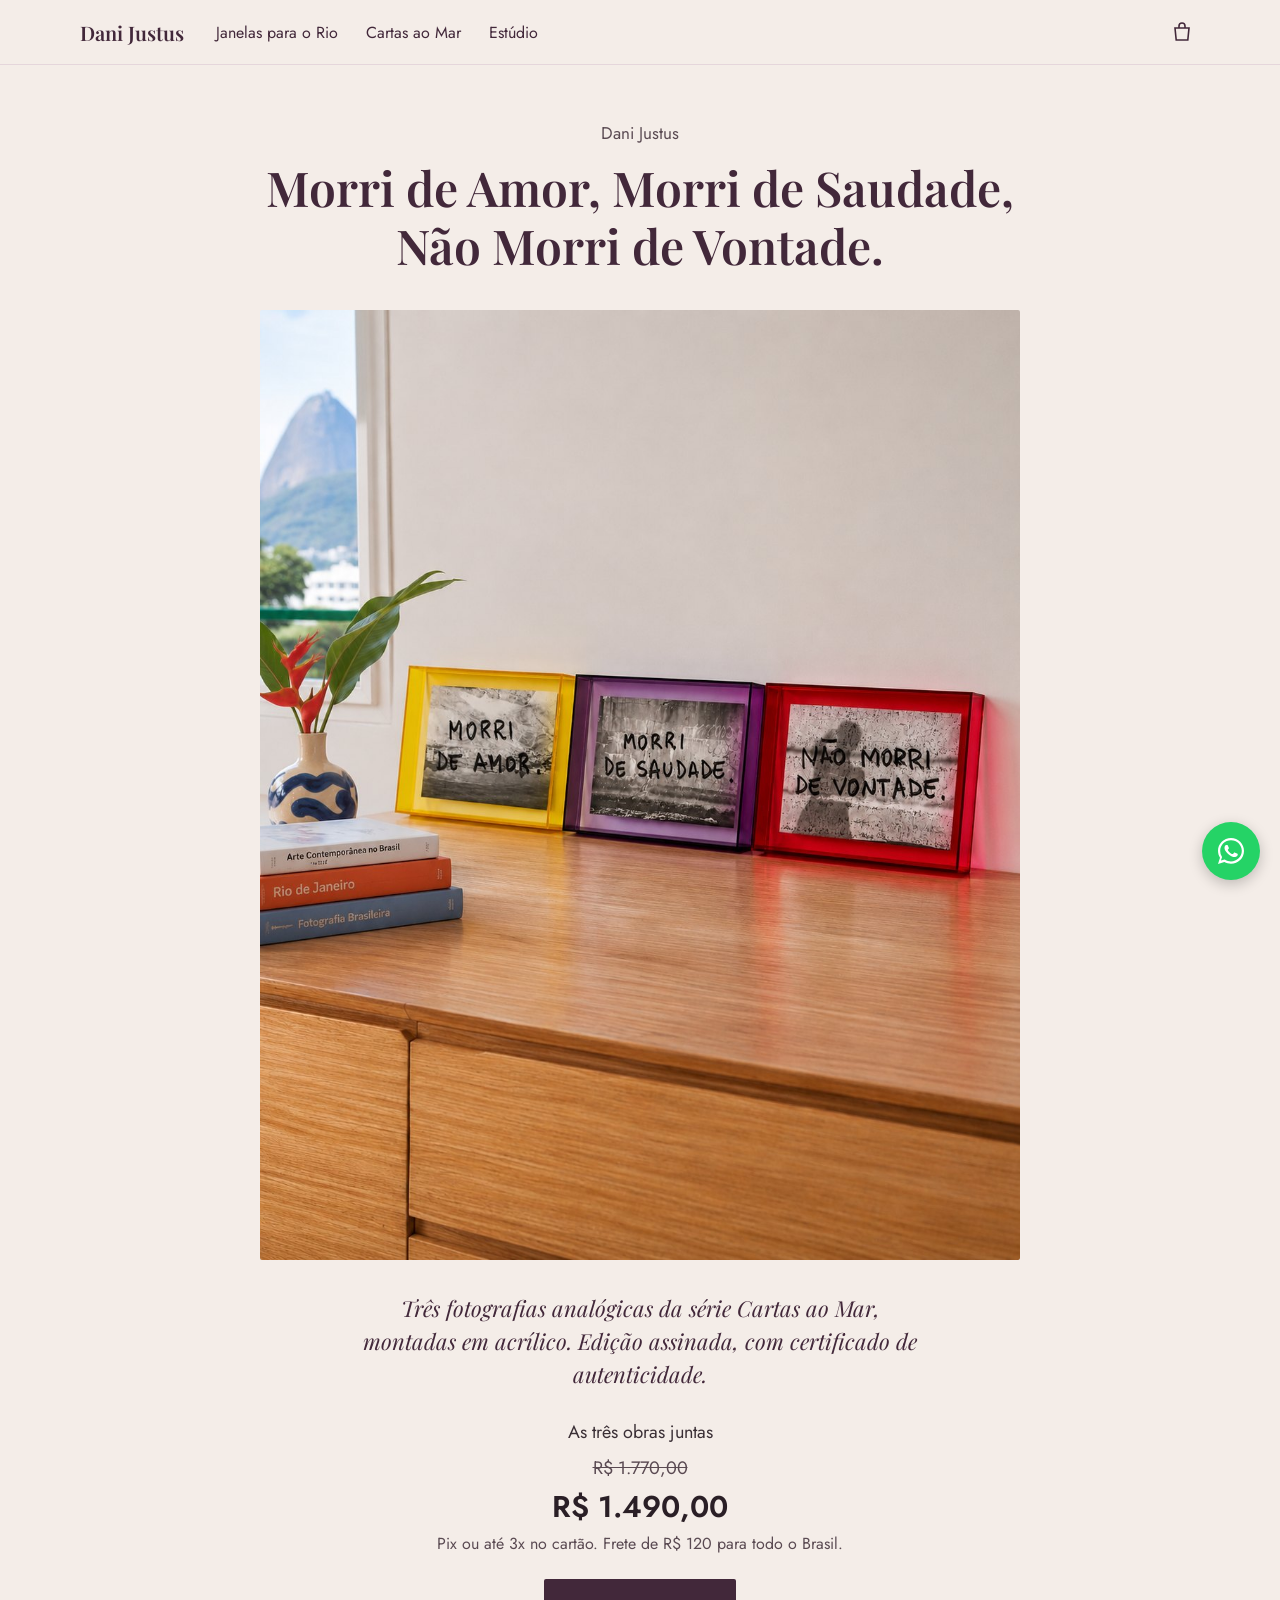
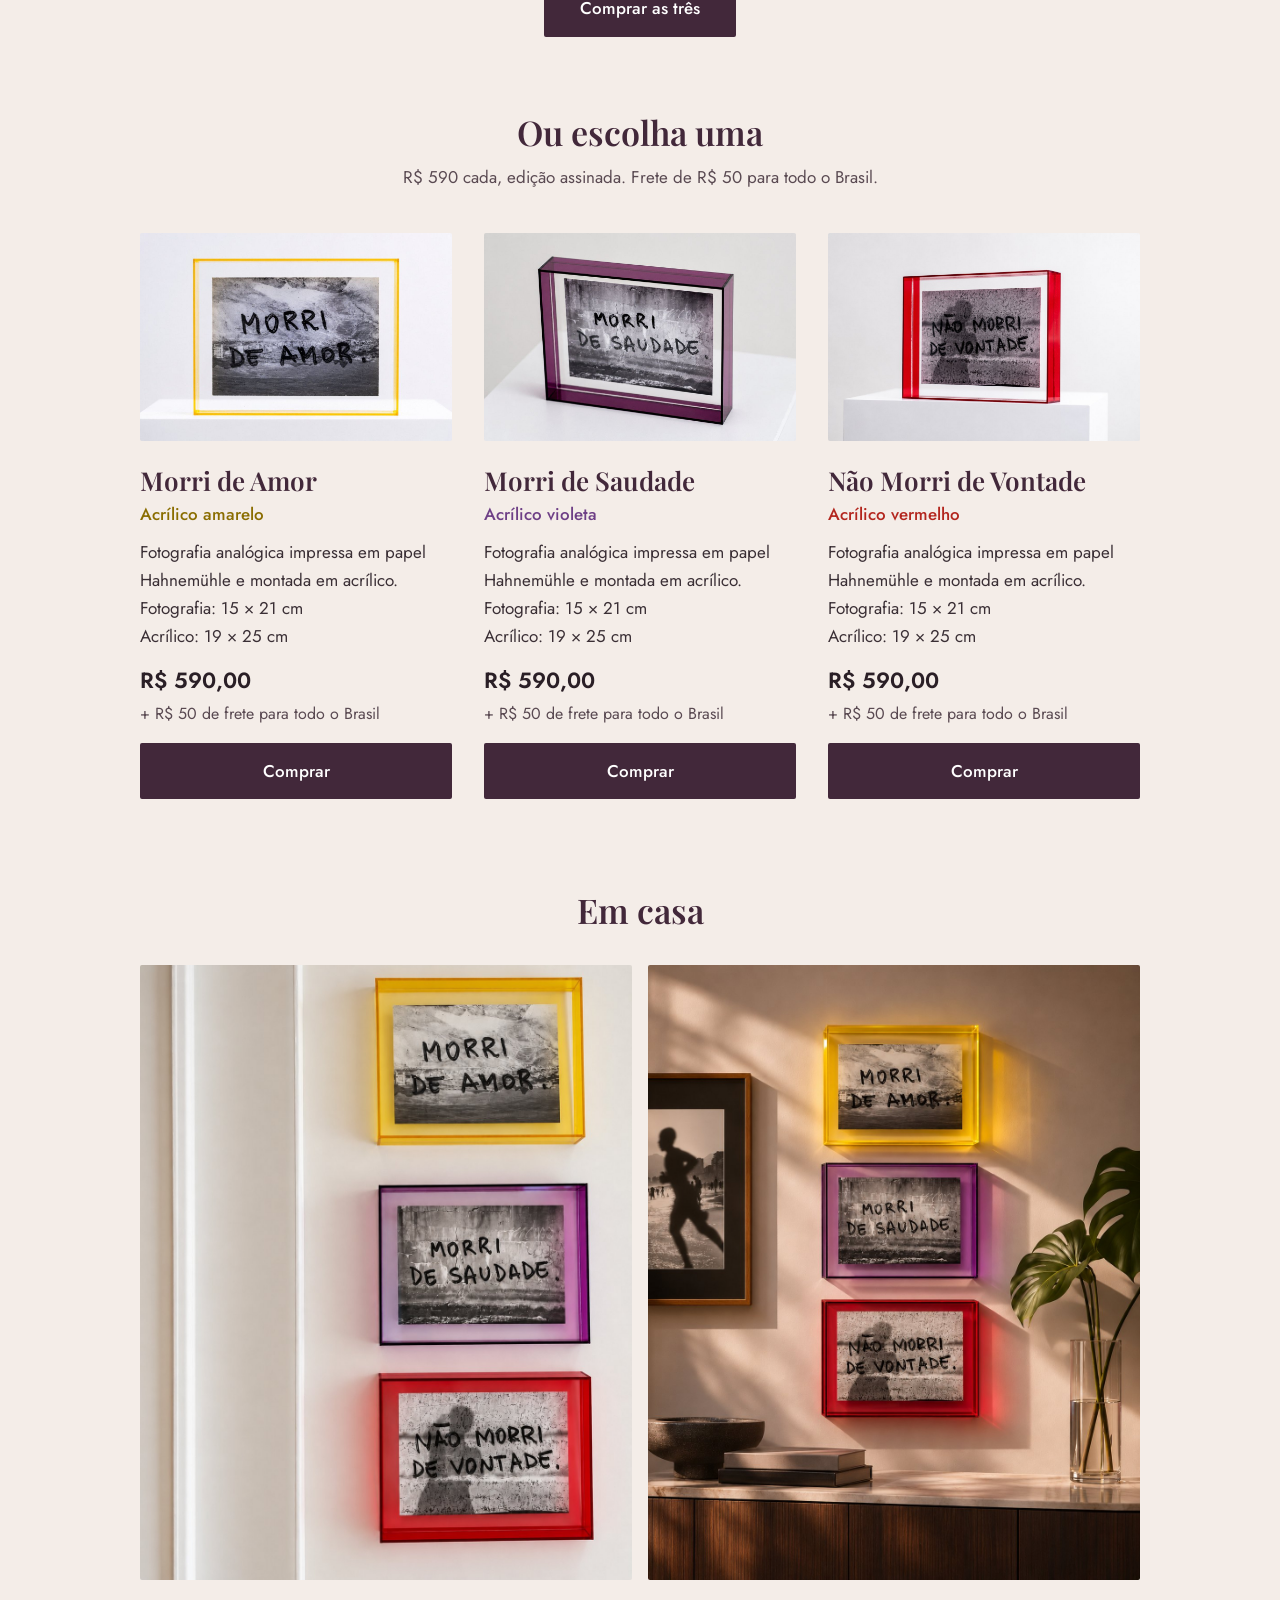
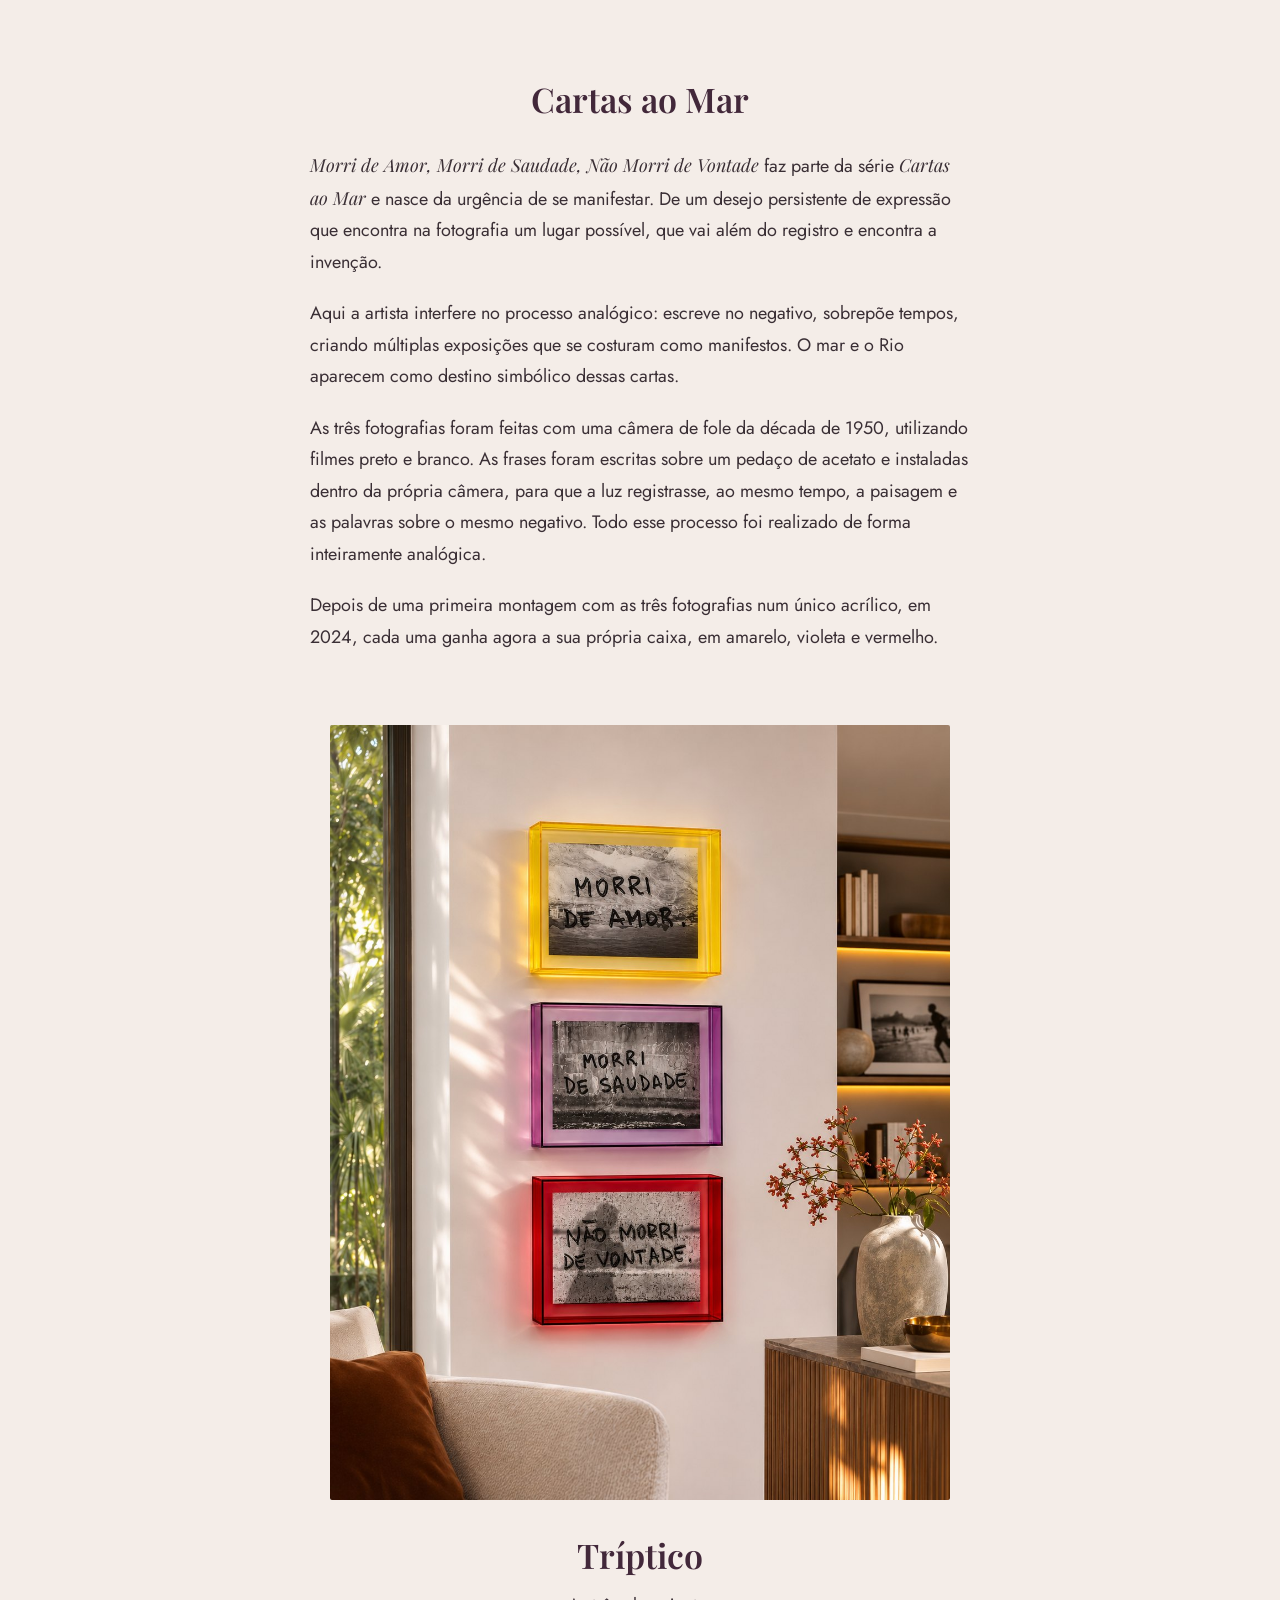
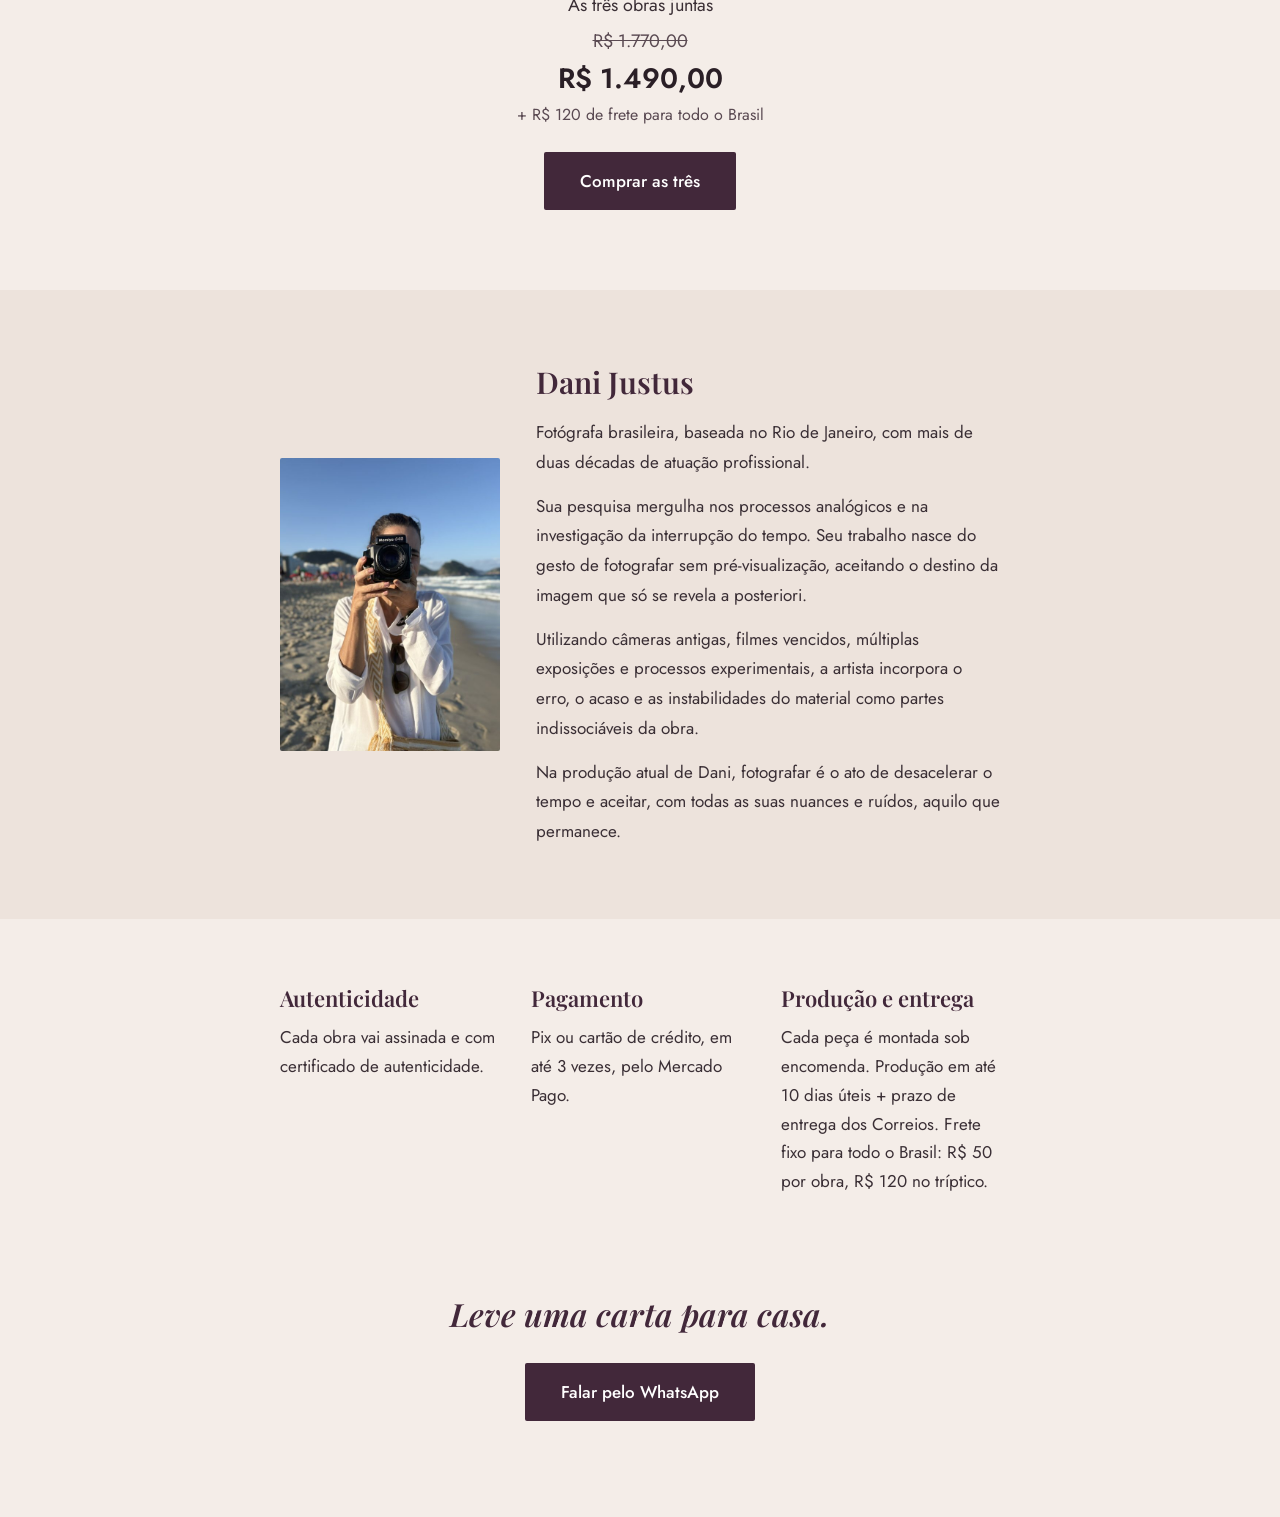
<file: pages/cartasaomar.html>
<!DOCTYPE html>
<html lang="pt-BR">
<head>
<meta charset="utf-8">
<meta name="viewport" content="width=device-width, initial-scale=1">
<title>Cartas ao Mar | Dani Justus</title>
<meta name="description" content="Morri de Amor, Morri de Saudade, Não Morri de Vontade. Três fotografias analógicas da série Cartas ao Mar, montadas em acrílico. Edição assinada.">
<meta property="og:title" content="Cartas ao Mar | Dani Justus">
<meta property="og:description" content="Três fotografias analógicas montadas em acrílico. Edição assinada, com certificado de autenticidade.">
<meta property="og:site_name" content="Dani Justus">
<meta property="og:url" content="https://loja.danijustus.art/pages/cartasaomar">
<meta property="og:image" content="https://loja.danijustus.art/pages/cartasaomar-trio-aparador.jpg">
<meta property="og:type" content="website">
<link rel="preconnect" href="https://fonts.googleapis.com">
<link rel="preconnect" href="https://fonts.gstatic.com" crossorigin>
<link href="https://fonts.googleapis.com/css2?family=Playfair+Display:ital,wght@0,400;0,600;1,400;1,500&family=Jost:wght@300;400;500;600&display=swap" rel="stylesheet">
<style>
  body { margin: 0; background: #F4EDE8; }
  a { color: #42283A; }
  a:hover { color: #B0507A; }
  ::selection { background: #B0507A; color: #fff; }
  img { max-width: 100%; }
  .zap { position: fixed; right: 20px; bottom: 20px; z-index: 10; width: 58px; height: 58px; border-radius: 50%; background: #25D366; display: flex; align-items: center; justify-content: center; box-shadow: 0 4px 14px rgba(0,0,0,.22); transition: transform .2s; }
  .zap:hover { transform: scale(1.06); background: #25D366; }
  .zap svg { width: 32px; height: 32px; fill: #fff; }
</style>
<!-- Meta Pixel -->
<script>
!function(f,b,e,v,n,t,s){if(f.fbq)return;n=f.fbq=function(){n.callMethod?
n.callMethod.apply(n,arguments):n.queue.push(arguments)};if(!f._fbq)f._fbq=n;
n.push=n;n.loaded=!0;n.version='2.0';n.queue=[];t=b.createElement(e);t.async=!0;
t.src=v;s=b.getElementsByTagName(e)[0];s.parentNode.insertBefore(t,s)}(window,
document,'script','https://connect.facebook.net/en_US/fbevents.js');
fbq('init', '1060315336275430');
fbq('track', 'PageView');
fbq('track', 'ViewContent', {content_name: 'Cartas ao Mar', content_category: 'Fine Art', currency: 'BRL', value: 590});
</script>
<noscript><img height="1" width="1" style="display:none" src="https://www.facebook.com/tr?id=1060315336275430&ev=PageView&noscript=1"/></noscript>
<!-- Fim Meta Pixel -->
<link rel="stylesheet" href="/js/loja.css">
</head>
<body>
<header class="menu">
  <div class="menu-faixa">
    <a class="menu-marca" href="/">Dani Justus</a>
    <nav aria-label="Menu principal">
      <a href="/#janelas">Janelas para o Rio</a>
      <a href="/pages/cartasaomar">Cartas ao Mar</a>
      <a href="/#estudio">Estúdio</a>
    </nav>
    <button type="button" class="menu-sacola" data-abrir-carrinho aria-label="Abrir carrinho"><svg viewBox="0 0 24 24" fill="none" stroke="currentColor" stroke-width="1.6" aria-hidden="true"><path d="M5 8h14l-1.2 12H6.2L5 8z"/><path d="M9 8V6a3 3 0 0 1 6 0v2"/></svg><span data-qtd style="display:none">0</span></button>
  </div>
</header>
<div style="font-family:'Jost',sans-serif; background:#F4EDE8; color:#2A1F26; max-width:100%; overflow-x:hidden;">

  <div style="max-width:760px; margin:0 auto; padding:56px 20px 0; text-align:center;">
    <p style="font-size:17px; color:#5A4A52; margin:0 0 14px;">Dani Justus</p>
    <h1 style="font-family:'Playfair Display',serif; font-weight:600; font-size:clamp(32px,6vw,48px); line-height:1.2; color:#42283A; margin:0 0 36px;">Morri de Amor, Morri de Saudade, Não Morri de Vontade.</h1>
  </div>

  <div style="max-width:760px; margin:0 auto; padding:0 20px;">
    <img src="cartasaomar-trio-aparador.jpg" alt="As três obras em acrílico amarelo, violeta e vermelho sobre um aparador de madeira, com o Pão de Açúcar na janela" style="width:100%; display:block; border-radius:2px;" />
    <p style="font-family:'Playfair Display',serif; font-style:italic; font-size:22px; line-height:1.5; text-align:center; color:#42283A; max-width:560px; margin:32px auto 28px;">Três fotografias analógicas da série Cartas ao Mar, montadas em acrílico. Edição assinada, com certificado de autenticidade.</p>
  </div>

  <div style="max-width:620px; margin:0 auto; padding:0 20px 72px; text-align:center;">
    <p style="font-size:18px; color:#3A2F35; margin:0 0 10px;">As três obras juntas</p>
    <p style="font-size:18px; color:#5A4A52; text-decoration:line-through; margin:0 0 4px;">R$ 1.770,00</p>
    <p style="font-size:30px; font-weight:600; color:#2A1F26; margin:0 0 4px;">R$ 1.490,00</p>
    <p style="font-size:16px; color:#5A4A52; margin:0 0 24px;">Pix ou até 3x no cartão. Frete de R$ 120 para todo o Brasil.</p>
    <button type="button" data-comprar="triptico" style="display:inline-flex; align-items:center; justify-content:center; background:#42283A; color:#fff; border:0; cursor:pointer; font-family:inherit; padding:17px 36px; border-radius:2px; font-size:17px; font-weight:500;">Comprar as três</button>
  </div>

  <div style="max-width:1000px; margin:0 auto; padding:0 20px 32px;">
    <h2 style="font-family:'Playfair Display',serif; font-weight:600; font-size:34px; text-align:center; color:#42283A; margin:0 0 10px;">Ou escolha uma</h2>
    <p style="font-size:17px; text-align:center; color:#5A4A52; margin:0 0 44px;">R$ 590 cada, edição assinada. Frete de R$ 50 para todo o Brasil.</p>

    <div style="display:grid; grid-template-columns:repeat(auto-fit,minmax(260px,1fr)); gap:56px 32px;">

      <div style="display:flex; flex-direction:column;">
        <a href="cartasaomar-amor.jpg" target="_blank" rel="noopener" style="display:block;">
          <img loading="lazy" src="cartasaomar-amor.jpg" alt="Morri de Amor, fotografia analógica montada em acrílico amarelo" style="width:100%; display:block; height:auto; border-radius:2px;" />
        </a>
        <h3 style="font-family:'Playfair Display',serif; font-weight:600; font-size:26px; color:#42283A; margin:22px 0 4px;">Morri de Amor</h3>
        <p style="font-size:17px; font-weight:500; color:#8A6D00; margin:0 0 12px;">Acrílico amarelo</p>
        <p style="font-size:17px; line-height:1.65; color:#3A2F35; margin:0 0 14px;">Fotografia analógica impressa em papel Hahnemühle e montada em acrílico.<br />Fotografia: 15 × 21 cm<br />Acrílico: 19 × 25 cm</p>
        <p style="font-size:22px; font-weight:600; color:#2A1F26; margin:0 0 18px;">R$ 590,00</p>
        <p style="font-size:16px; color:#5A4A52; margin:-12px 0 18px;">+ R$ 50 de frete para todo o Brasil</p>
        <button type="button" data-comprar="amor" style="display:inline-flex; align-items:center; justify-content:center; background:#42283A; color:#fff; border:0; cursor:pointer; font-family:inherit; text-decoration:none; padding:16px 22px; border-radius:2px; font-size:17px; font-weight:500;">Comprar</button>
      </div>

      <div style="display:flex; flex-direction:column;">
        <a href="cartasaomar-saudade.jpg" target="_blank" rel="noopener" style="display:block;">
          <img loading="lazy" src="cartasaomar-saudade.jpg" alt="Morri de Saudade, fotografia analógica montada em acrílico violeta" style="width:100%; display:block; height:auto; border-radius:2px;" />
        </a>
        <h3 style="font-family:'Playfair Display',serif; font-weight:600; font-size:26px; color:#42283A; margin:22px 0 4px;">Morri de Saudade</h3>
        <p style="font-size:17px; font-weight:500; color:#6E3F86; margin:0 0 12px;">Acrílico violeta</p>
        <p style="font-size:17px; line-height:1.65; color:#3A2F35; margin:0 0 14px;">Fotografia analógica impressa em papel Hahnemühle e montada em acrílico.<br />Fotografia: 15 × 21 cm<br />Acrílico: 19 × 25 cm</p>
        <p style="font-size:22px; font-weight:600; color:#2A1F26; margin:0 0 18px;">R$ 590,00</p>
        <p style="font-size:16px; color:#5A4A52; margin:-12px 0 18px;">+ R$ 50 de frete para todo o Brasil</p>
        <button type="button" data-comprar="saudade" style="display:inline-flex; align-items:center; justify-content:center; background:#42283A; color:#fff; border:0; cursor:pointer; font-family:inherit; text-decoration:none; padding:16px 22px; border-radius:2px; font-size:17px; font-weight:500;">Comprar</button>
      </div>

      <div style="display:flex; flex-direction:column;">
        <a href="cartasaomar-vontade.jpg" target="_blank" rel="noopener" style="display:block;">
          <img loading="lazy" src="cartasaomar-vontade.jpg" alt="Não Morri de Vontade, fotografia analógica montada em acrílico vermelho" style="width:100%; display:block; height:auto; border-radius:2px;" />
        </a>
        <h3 style="font-family:'Playfair Display',serif; font-weight:600; font-size:26px; color:#42283A; margin:22px 0 4px;">Não Morri de Vontade</h3>
        <p style="font-size:17px; font-weight:500; color:#B3261E; margin:0 0 12px;">Acrílico vermelho</p>
        <p style="font-size:17px; line-height:1.65; color:#3A2F35; margin:0 0 14px;">Fotografia analógica impressa em papel Hahnemühle e montada em acrílico.<br />Fotografia: 15 × 21 cm<br />Acrílico: 19 × 25 cm</p>
        <p style="font-size:22px; font-weight:600; color:#2A1F26; margin:0 0 18px;">R$ 590,00</p>
        <p style="font-size:16px; color:#5A4A52; margin:-12px 0 18px;">+ R$ 50 de frete para todo o Brasil</p>
        <button type="button" data-comprar="vontade" style="display:inline-flex; align-items:center; justify-content:center; background:#42283A; color:#fff; border:0; cursor:pointer; font-family:inherit; text-decoration:none; padding:16px 22px; border-radius:2px; font-size:17px; font-weight:500;">Comprar</button>
      </div>

    </div>
  </div>

  <div style="max-width:1000px; margin:0 auto; padding:56px 20px 24px;">
    <h2 style="font-family:'Playfair Display',serif; font-weight:600; font-size:34px; text-align:center; color:#42283A; margin:0 0 32px;">Em casa</h2>
    <div style="display:grid; grid-template-columns:repeat(auto-fit,minmax(300px,1fr)); gap:16px;">
      <img loading="lazy" src="cartasaomar-trio-parede.jpg" alt="As três obras numa parede branca, uma acima da outra" style="width:100%; display:block; border-radius:2px;" />
      <img loading="lazy" src="cartasaomar-trio-monstera.jpg" alt="As três obras numa parede iluminada pelo sol, acima de um aparador com uma monstera" style="width:100%; display:block; border-radius:2px;" />
    </div>
  </div>

  <div style="max-width:660px; margin:0 auto; padding:72px 20px 8px;">
    <h2 style="font-family:'Playfair Display',serif; font-weight:600; font-size:34px; text-align:center; color:#42283A; margin:0 0 28px;">Cartas ao Mar</h2>
    <p style="font-size:18px; line-height:1.75; color:#3A2F35; margin:0 0 20px;"><em style="font-family:'Playfair Display',serif;">Morri de Amor, Morri de Saudade, Não Morri de Vontade</em> faz parte da série <em style="font-family:'Playfair Display',serif;">Cartas ao Mar</em> e nasce da urgência de se manifestar. De um desejo persistente de expressão que encontra na fotografia um lugar possível, que vai além do registro e encontra a invenção.</p>
    <p style="font-size:18px; line-height:1.75; color:#3A2F35; margin:0 0 20px;">Aqui a artista interfere no processo analógico: escreve no negativo, sobrepõe tempos, criando múltiplas exposições que se costuram como manifestos. O mar e o Rio aparecem como destino simbólico dessas cartas.</p>
    <p style="font-size:18px; line-height:1.75; color:#3A2F35; margin:0 0 20px;">As três fotografias foram feitas com uma câmera de fole da década de 1950, utilizando filmes preto e branco. As frases foram escritas sobre um pedaço de acetato e instaladas dentro da própria câmera, para que a luz registrasse, ao mesmo tempo, a paisagem e as palavras sobre o mesmo negativo. Todo esse processo foi realizado de forma inteiramente analógica.</p>
    <p style="font-size:18px; line-height:1.75; color:#3A2F35; margin:0;">Depois de uma primeira montagem com as três fotografias num único acrílico, em 2024, cada uma ganha agora a sua própria caixa, em amarelo, violeta e vermelho.</p>
  </div>

  <div style="max-width:620px; margin:0 auto; padding:64px 20px 80px; text-align:center;">
    <img loading="lazy" src="cartasaomar-trio-sala.jpg" alt="As três obras na parede de uma sala, ao lado de uma janela com jardim" style="width:100%; display:block; border-radius:2px; margin-bottom:32px;" />
    <h2 style="font-family:'Playfair Display',serif; font-weight:600; font-size:34px; color:#42283A; margin:0 0 14px;">Tríptico</h2>
    <p style="font-size:18px; color:#3A2F35; margin:0 0 10px;">As três obras juntas</p>
    <p style="font-size:18px; color:#5A4A52; text-decoration:line-through; margin:0 0 4px;">R$ 1.770,00</p>
    <p style="font-size:28px; font-weight:600; color:#2A1F26; margin:0 0 4px;">R$ 1.490,00</p>
    <p style="font-size:16px; color:#5A4A52; margin:0 0 26px;">+ R$ 120 de frete para todo o Brasil</p>
    <button type="button" data-comprar="triptico" style="display:inline-flex; align-items:center; justify-content:center; background:#42283A; color:#fff; border:0; cursor:pointer; font-family:inherit; text-decoration:none; padding:16px 22px; border-radius:2px; font-size:17px; font-weight:500;padding:17px 36px;">Comprar as três</button>
  </div>

  <div style="background:#EDE3DC; padding:72px 20px;">
    <div style="max-width:720px; margin:0 auto; display:flex; flex-wrap:wrap; gap:36px; align-items:center;">
      <img loading="lazy" src="cartasaomar-dani.jpg" alt="Dani Justus fotografando com uma Mamiya 645" style="width:220px; flex:0 0 220px; border-radius:2px; display:block;" />
      <div style="flex:1; min-width:260px;">
        <h2 style="font-family:'Playfair Display',serif; font-weight:600; font-size:30px; color:#42283A; margin:0 0 16px;">Dani Justus</h2>
        <p style="font-size:17px; line-height:1.75; color:#3A2F35; margin:0 0 14px;">Fotógrafa brasileira, baseada no Rio de Janeiro, com mais de duas décadas de atuação profissional.</p>
        <p style="font-size:17px; line-height:1.75; color:#3A2F35; margin:0 0 14px;">Sua pesquisa mergulha nos processos analógicos e na investigação da interrupção do tempo. Seu trabalho nasce do gesto de fotografar sem pré-visualização, aceitando o destino da imagem que só se revela a posteriori.</p>
        <p style="font-size:17px; line-height:1.75; color:#3A2F35; margin:0 0 14px;">Utilizando câmeras antigas, filmes vencidos, múltiplas exposições e processos experimentais, a artista incorpora o erro, o acaso e as instabilidades do material como partes indissociáveis da obra.</p>
        <p style="font-size:17px; line-height:1.75; color:#3A2F35; margin:0;">Na produção atual de Dani, fotografar é o ato de desacelerar o tempo e aceitar, com todas as suas nuances e ruídos, aquilo que permanece.</p>
      </div>
    </div>
  </div>

  <div style="max-width:720px; margin:0 auto; padding:64px 20px 24px;">
    <div style="display:grid; grid-template-columns:repeat(auto-fit,minmax(200px,1fr)); gap:32px;">
      <div>
        <h3 style="font-family:'Playfair Display',serif; font-weight:600; font-size:22px; color:#42283A; margin:0 0 10px;">Autenticidade</h3>
        <p style="font-size:17px; line-height:1.7; color:#3A2F35; margin:0;">Cada obra vai assinada e com certificado de autenticidade.</p>
      </div>
      <div>
        <h3 style="font-family:'Playfair Display',serif; font-weight:600; font-size:22px; color:#42283A; margin:0 0 10px;">Pagamento</h3>
        <p style="font-size:17px; line-height:1.7; color:#3A2F35; margin:0;">Pix ou cartão de crédito, em até 3 vezes, pelo Mercado Pago.</p>
      </div>
      <div>
        <h3 style="font-family:'Playfair Display',serif; font-weight:600; font-size:22px; color:#42283A; margin:0 0 10px;">Produção e entrega</h3>
        <p style="font-size:17px; line-height:1.7; color:#3A2F35; margin:0;">Cada peça é montada sob encomenda. Produção em até 10 dias úteis + prazo de entrega dos Correios. Frete fixo para todo o Brasil: R$ 50 por obra, R$ 120 no tríptico.</p>
      </div>
    </div>
  </div>

  <div style="text-align:center; padding:72px 20px 96px;">
    <h2 style="font-family:'Playfair Display',serif; font-weight:600; font-style:italic; font-size:32px; color:#42283A; margin:0 0 28px;">Leve uma carta para casa.</h2>
    <a data-contato="1" href="https://wa.me/5521998733496?text=Ol%C3%A1%21%20Vi%20a%20s%C3%A9rie%20Cartas%20ao%20Mar%20e%20quero%20saber%20mais%20sobre%20as%20obras." target="_blank" rel="noopener" style="display:inline-flex; align-items:center; justify-content:center; background:#42283A; color:#fff; text-decoration:none; padding:17px 36px; border-radius:2px; font-size:17px; font-weight:500;">Falar pelo WhatsApp</a>
  </div>

</div>
<a class="zap" data-contato="1" href="https://wa.me/5521998733496?text=Ol%C3%A1%21%20Vi%20a%20s%C3%A9rie%20Cartas%20ao%20Mar%20e%20quero%20saber%20mais%20sobre%20as%20obras." target="_blank" rel="noopener" aria-label="Falar pelo WhatsApp"><svg viewBox="0 0 32 32" aria-hidden="true"><path d="M16 3C8.8 3 3 8.7 3 15.8c0 2.5.7 4.9 2 7L3 29l6.4-2c2 1.1 4.3 1.7 6.6 1.7 7.2 0 13-5.7 13-12.8S23.2 3 16 3zm0 23.4c-2.1 0-4.1-.6-5.9-1.7l-.4-.3-3.8 1.2 1.2-3.7-.3-.4a10.5 10.5 0 0 1-1.6-5.6C5.2 9.9 10 5.2 16 5.2s10.8 4.7 10.8 10.6S22 26.4 16 26.4zm5.9-7.9c-.3-.2-1.9-1-2.2-1-.3-.1-.5-.2-.7.2l-1 1.2c-.2.2-.4.2-.7.1-.3-.2-1.4-.5-2.6-1.6-1-.9-1.6-1.9-1.8-2.2-.2-.3 0-.5.1-.7l.5-.6.3-.5c.1-.2 0-.4 0-.6l-1-2.4c-.3-.6-.5-.5-.7-.5h-.6c-.2 0-.6.1-.9.4-.3.3-1.1 1.1-1.1 2.7s1.2 3.1 1.3 3.3c.2.2 2.3 3.5 5.6 4.9 2.7 1.1 3.3.9 3.9.8.6-.1 1.9-.8 2.2-1.5.3-.7.3-1.4.2-1.5-.1-.2-.3-.3-.7-.5z"/></svg></a>
<script src="/js/loja.js"></script>

</body>
</html>
</file>
<file: js/loja.css>
/* Menu, carrinho e finalização */
.menu { position: sticky; top: 0; z-index: 20; background: #F4EDE8; border-bottom: 1px solid #E5D6DB; font-family: 'Jost', sans-serif; }
.menu-faixa { max-width: 1120px; margin: 0 auto; padding: 14px 24px; display: flex; align-items: center; gap: 32px; }
.menu-marca { font-family: 'Playfair Display', serif; font-weight: 600; font-size: 20px; color: #42283A; text-decoration: none; white-space: nowrap; }
.menu nav { display: flex; gap: 28px; flex: 1; }
.menu nav a { color: #42283A; text-decoration: none; font-size: 16px; white-space: nowrap; }
.menu nav a:hover { color: #B0507A; }
.menu-sacola { position: relative; background: none; border: 0; cursor: pointer; color: #42283A; padding: 6px; display: flex; align-items: center; gap: 8px; font-family: inherit; font-size: 16px; }
.menu-sacola svg { width: 24px; height: 24px; }
.menu-sacola [data-qtd] { position: absolute; top: -2px; right: -6px; min-width: 19px; height: 19px; padding: 0 5px; border-radius: 10px; background: #B0507A; color: #fff; font-size: 12px; line-height: 19px; text-align: center; font-weight: 500; }
@media (max-width: 820px) {
  .menu-faixa { flex-wrap: wrap; gap: 8px 16px; padding: 12px 18px 10px; }
  .menu-marca { flex: 1; font-size: 19px; }
  .menu nav { order: 3; flex-basis: 100%; gap: 20px; overflow-x: auto; padding-bottom: 2px; }
  .menu nav a { font-size: 15px; }
}

.gaveta { position: fixed; inset: 0; z-index: 50; visibility: hidden; font-family: 'Jost', sans-serif; }
.gaveta.aberta { visibility: visible; }
.gaveta-fundo { position: absolute; inset: 0; background: rgba(42,31,38,.45); opacity: 0; transition: opacity .2s; }
.gaveta.aberta .gaveta-fundo { opacity: 1; }
.gaveta-painel { position: absolute; top: 0; right: 0; bottom: 0; width: min(420px, 100%); background: #F4EDE8; display: flex; flex-direction: column; transform: translateX(100%); transition: transform .25s; }
.gaveta.aberta .gaveta-painel { transform: none; }
.gaveta-topo { display: flex; align-items: center; justify-content: space-between; padding: 20px 22px; border-bottom: 1px solid #E5D6DB; }
.gaveta-topo h2 { font-family: 'Playfair Display', serif; font-weight: 600; font-size: 24px; color: #42283A; margin: 0; }
.gaveta-x { background: none; border: 0; font-size: 30px; line-height: 1; color: #42283A; cursor: pointer; padding: 4px 8px; }
.gaveta-itens { flex: 1; overflow-y: auto; padding: 8px 22px; }
.gaveta-rodape { padding: 18px 22px 24px; border-top: 1px solid #E5D6DB; }
.vazio { color: #5A4A52; font-size: 17px; margin: 24px 0; }

.item { display: flex; gap: 14px; align-items: flex-start; padding: 16px 0; border-bottom: 1px solid #EADDE1; }
.item:last-child { border-bottom: 0; }
.item img { width: 76px; height: 76px; object-fit: cover; border-radius: 2px; flex: none; }
.item-info { flex: 1; min-width: 0; }
.item-nome { font-weight: 500; color: #2A1F26; margin: 0 0 2px; font-size: 16px; }
.item-serie { color: #5A4A52; font-size: 14px; margin: 0 0 8px; }
.item-preco { color: #2A1F26; font-size: 16px; margin: 0; white-space: nowrap; }
.qtd { display: inline-flex; align-items: center; border: 1px solid #D9C6CD; border-radius: 2px; }
.qtd button { background: none; border: 0; width: 32px; height: 30px; font-size: 18px; color: #42283A; cursor: pointer; }
.qtd span { min-width: 26px; text-align: center; font-size: 15px; }

.conta { display: flex; justify-content: space-between; gap: 12px; font-size: 16px; color: #3A2F35; margin: 0 0 8px; }
.conta.total { font-size: 19px; font-weight: 600; color: #2A1F26; margin: 12px 0 18px; padding-top: 12px; border-top: 1px solid #E5D6DB; }
.botao-loja { display: block; width: 100%; box-sizing: border-box; text-align: center; background: #42283A; color: #fff; border: 0; border-radius: 2px; padding: 16px; font-family: 'Jost', sans-serif; font-size: 17px; font-weight: 500; text-decoration: none; cursor: pointer; margin-bottom: 10px; }
.botao-loja:hover { background: #B0507A; color: #fff; }
.botao-loja.claro { background: transparent; color: #42283A; border: 1px solid #42283A; }
.botao-loja.claro:hover { background: #42283A; color: #fff; }
.botao-loja:disabled { opacity: .6; cursor: wait; }

[id] { scroll-margin-top: 90px; }
</file>
